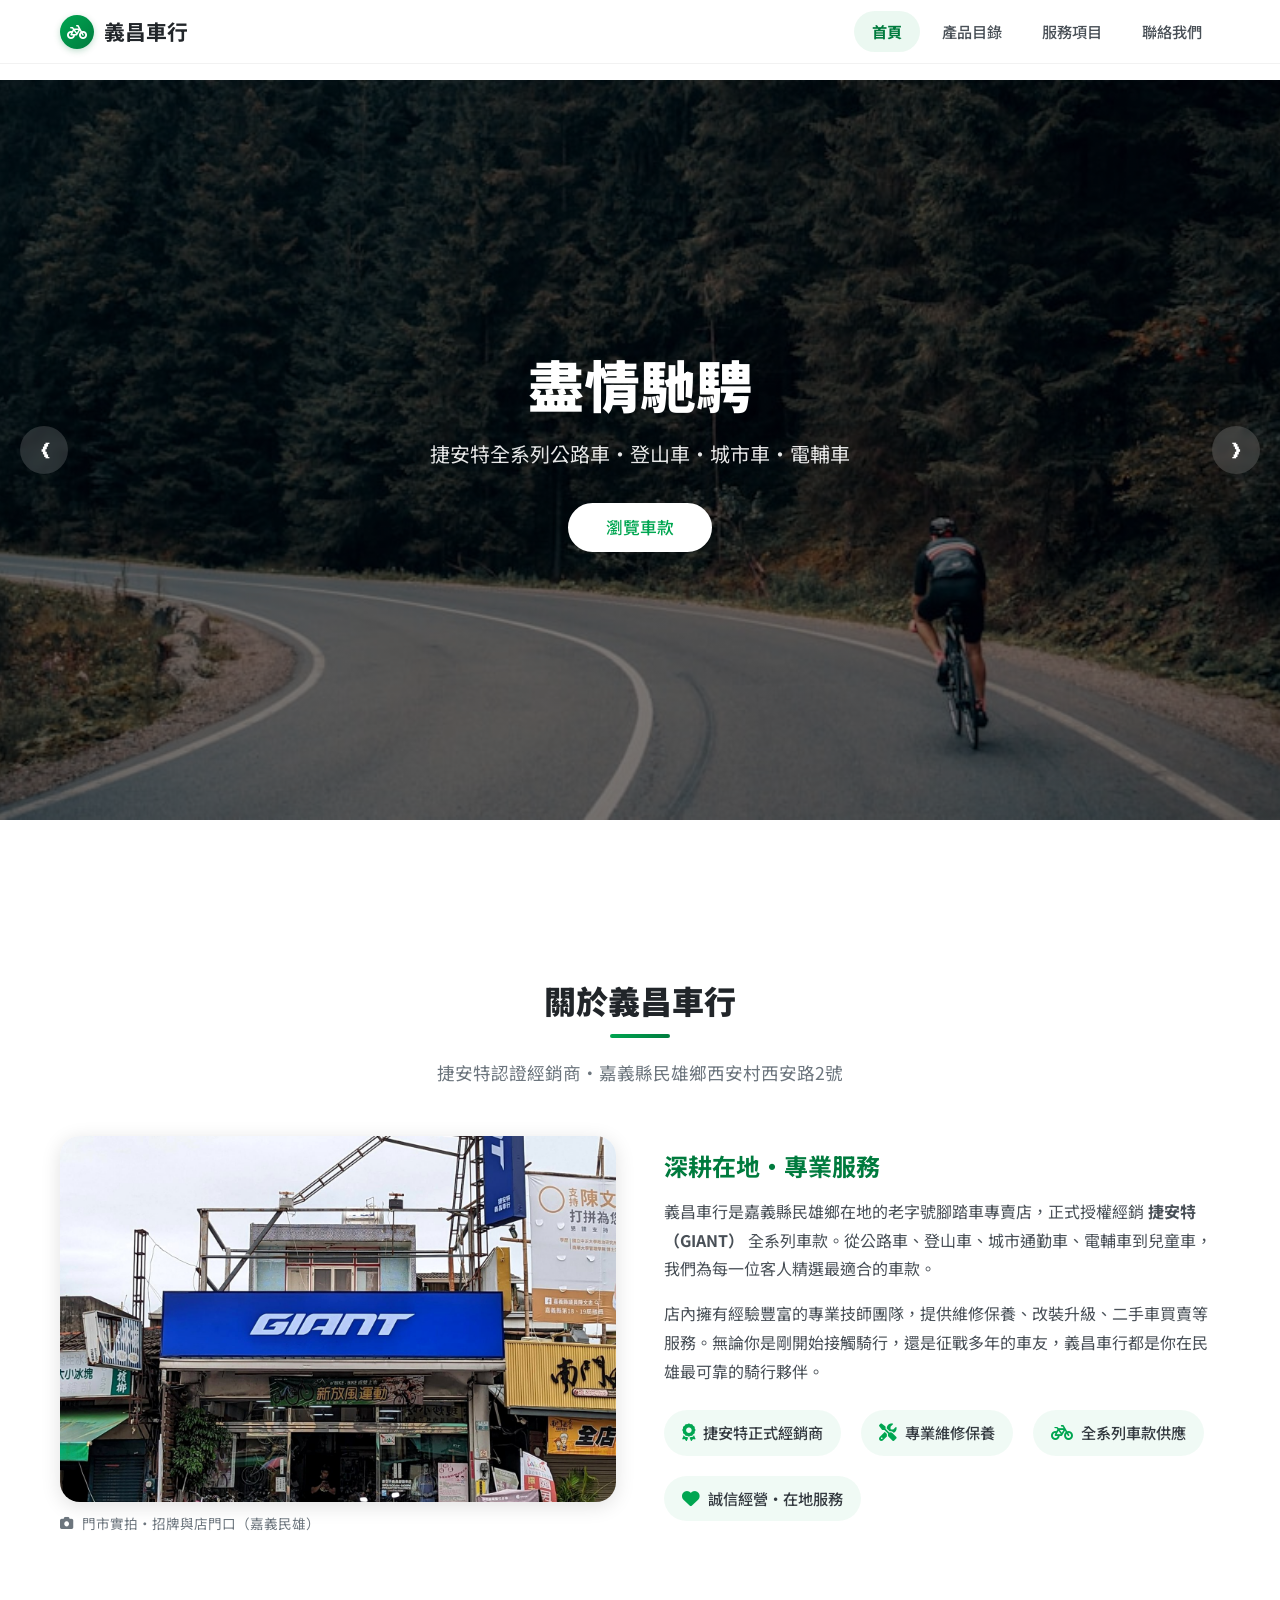
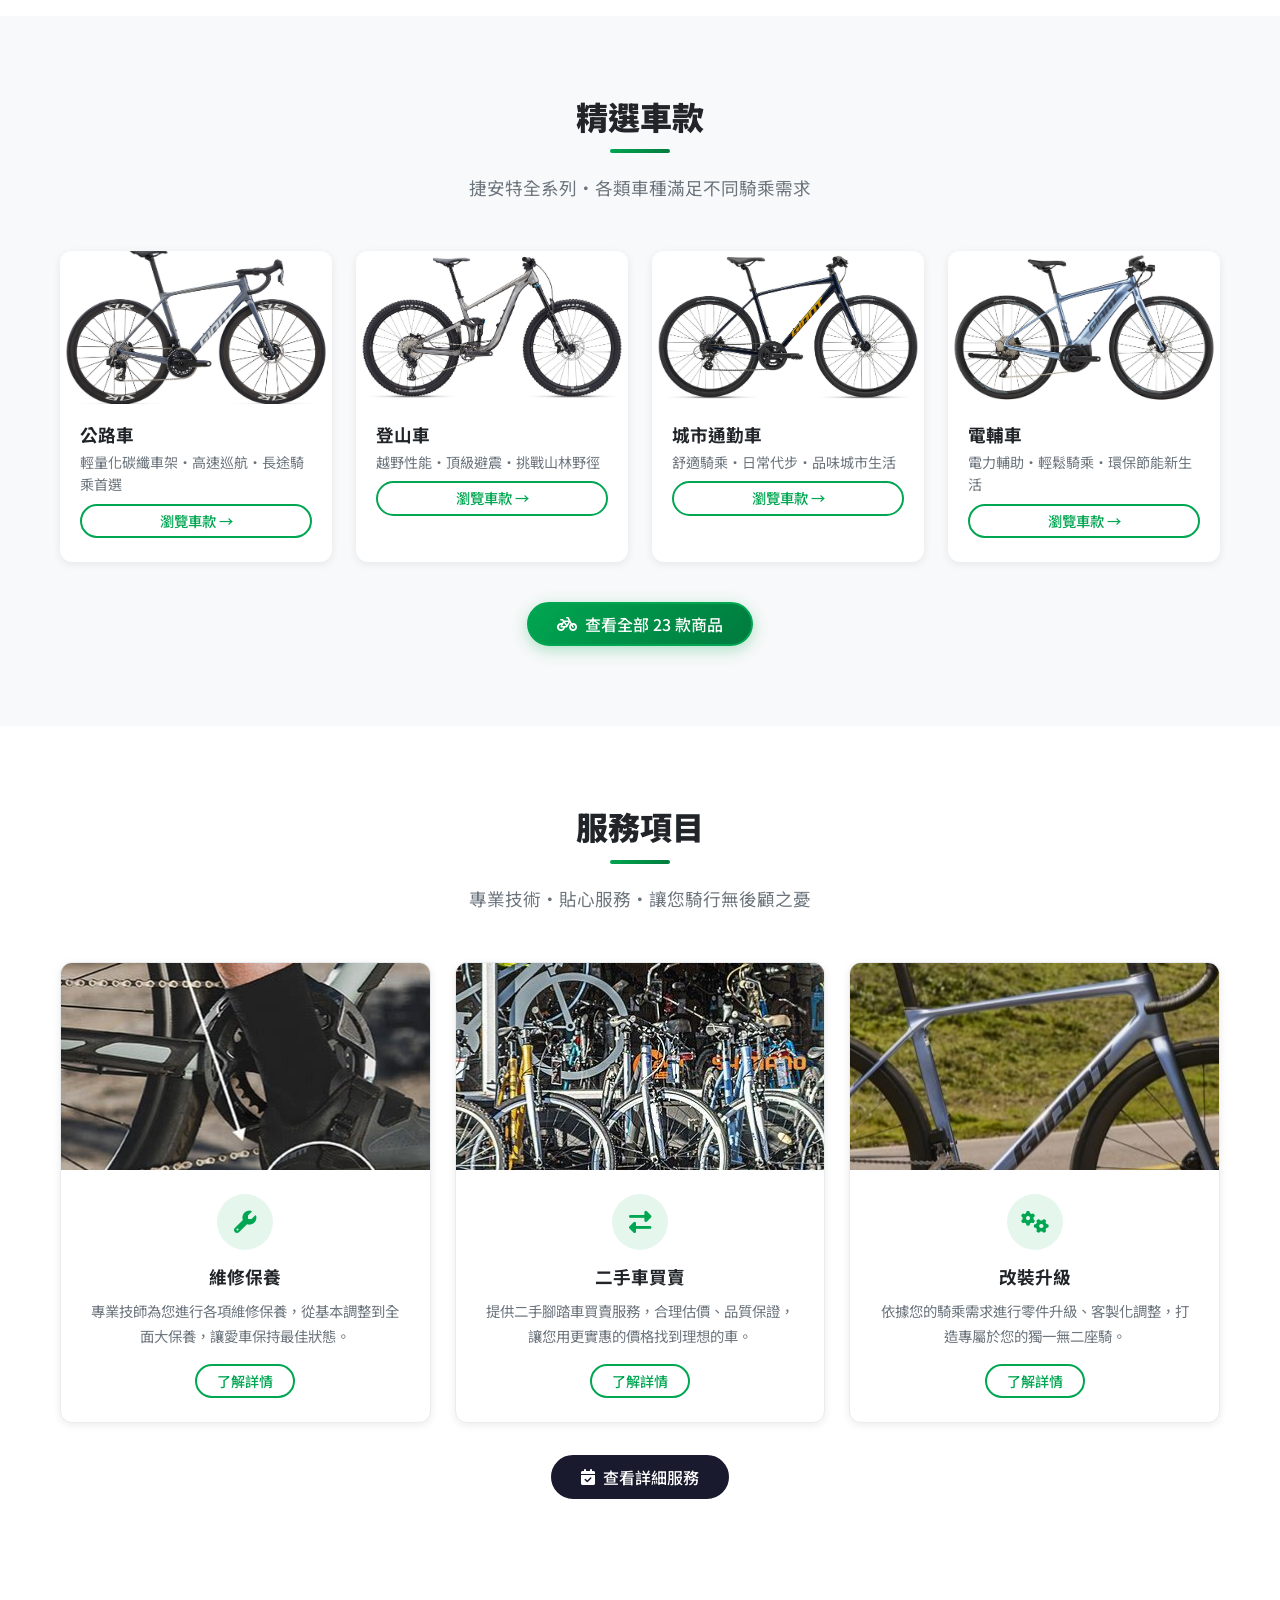
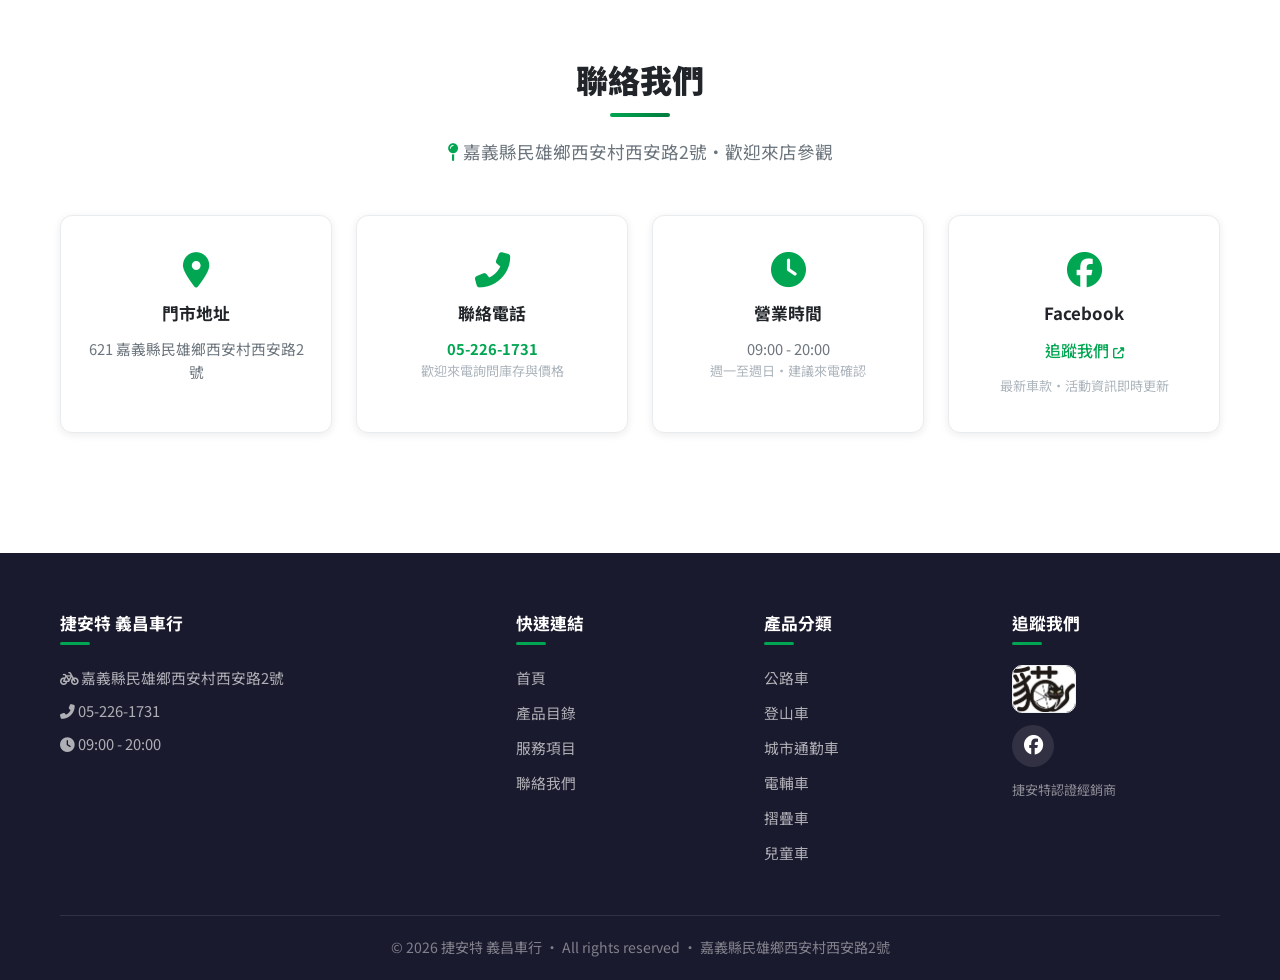
<file: index.html>
<!DOCTYPE html>
<html lang="zh-TW">
<head>
    <meta charset="UTF-8">
    <meta name="viewport" content="width=device-width, initial-scale=1.0">
    <title>捷安特 義昌車行 - 嘉義民雄腳踏車和電動車專賣店</title>
    <link rel="stylesheet" href="styles.css">
    <link rel="stylesheet" href="https://cdnjs.cloudflare.com/ajax/libs/font-awesome/6.4.0/css/all.min.css">
    <link href="https://fonts.googleapis.com/css2?family=Noto+Sans+TC:wght@300;400;500;700;900&display=swap" rel="stylesheet">
    <meta name="description" content="嘉義民雄在地捷安特授權經銷：公路車、登山車、城市車、電輔車與專業維修保養。嘉義縣民雄鄉西安村西安路2號，05-226-1731，09:00-20:00 週一至週日。">
    <meta property="og:type" content="website">
    <meta property="og:site_name" content="捷安特 義昌車行">
    <meta property="og:locale" content="zh_TW">
    <meta property="og:title" content="捷安特 義昌車行 - 嘉義民雄腳踏車和電動車專賣店">
    <meta property="og:description" content="嘉義民雄在地捷安特授權經銷：公路車、登山車、城市車、電輔車與專業維修保養。嘉義縣民雄鄉西安村西安路2號，05-226-1731，09:00-20:00 週一至週日。">
    <meta property="og:image" content="https://yichang-bike-shop.vercel.app/images/shop-detail.jpg">
    <meta name="twitter:card" content="summary_large_image">
    <meta name="twitter:title" content="捷安特 義昌車行 - 嘉義民雄腳踏車和電動車專賣店">
    <meta name="twitter:description" content="嘉義民雄在地捷安特授權經銷：公路車、登山車、城市車、電輔車與專業維修保養。嘉義縣民雄鄉西安村西安路2號，05-226-1731，09:00-20:00 週一至週日。">
    <meta name="twitter:image" content="https://yichang-bike-shop.vercel.app/images/shop-detail.jpg">
    <link rel="canonical" href="https://yichang-bike-shop.vercel.app/">
    <link rel="icon" type="image/png" sizes="32x32" href="favicon-32.png">
    <link rel="icon" type="image/png" sizes="16x16" href="favicon-16.png">
    <link rel="apple-touch-icon" href="apple-touch-icon.png">
    <meta name="theme-color" content="#00a651">
    <link rel="preconnect" href="https://fonts.googleapis.com">
    <link rel="preconnect" href="https://fonts.gstatic.com" crossorigin>
    <link rel="preconnect" href="https://cdnjs.cloudflare.com">
</head>
<body>
    <!-- 導航欄 -->
    <nav class="navbar">
        <div class="container">
            <a href="index.html" class="logo">
                <span class="logo-icon"><i class="fas fa-bicycle"></i></span>
                <span class="logo-text">義昌車行</span>
            </a>
            <button class="mobile-menu-btn" onclick="toggleMenu()">
                <i class="fas fa-bars"></i>
            </button>
            <ul class="nav-links">
                <li><a href="index.html" class="active">首頁</a></li>
                <li><a href="products.html">產品目錄</a></li>
                <li><a href="services.html">服務項目</a></li>
                <li><a href="contact.html">聯絡我們</a></li>
            </ul>
        </div>
    </nav>

    <!-- Hero 輪播（使用車行實景照片） -->
    <section class="hero">
        <div class="hero-slider">
            <div class="hero-slide active" style="background-image: linear-gradient(rgba(0,0,0,0.5), rgba(0,0,0,0.6)), url('images/shop-photo.jpg'); background-size: cover; background-position: center;">
                <div class="hero-content">
                    <h1>捷安特 義昌車行</h1>
                    <p>嘉義民雄在地車行・專業腳踏車與電動車專賣店</p>
                    <a href="products.html" class="btn btn-primary">查看產品</a>
                    <a href="contact.html" class="btn btn-outline-light">門市位置</a>
                </div>
            </div>
            <div class="hero-slide" style="background-image: linear-gradient(rgba(0,0,0,0.4), rgba(0,0,0,0.5)), url('images/riding-forest.jpg'); background-size: cover; background-position: center;">
                <div class="hero-content">
                    <h1>盡情馳騁</h1>
                    <p>捷安特全系列公路車・登山車・城市車・電輔車</p>
                    <a href="products.html" class="btn btn-primary">瀏覽車款</a>
                </div>
            </div>
            <div class="hero-slide" style="background-image: linear-gradient(rgba(0,0,0,0.52), rgba(0,0,0,0.62)), url('images/hero-repair-scene.jpg'); background-size: cover; background-position: center center;">
                <div class="hero-content">
                    <h1>專業維修保養</h1>
                    <p>經驗豐富技師・原廠設備・讓您的愛車常保最佳狀態</p>
                    <a href="services.html" class="btn btn-primary">預約維修</a>
                </div>
            </div>
        </div>
        <button class="hero-prev" onclick="changeSlide(-1)">&#10094;</button>
        <button class="hero-next" onclick="changeSlide(1)">&#10095;</button>
        <div class="hero-dots">
            <span class="dot active" onclick="currentSlide(0)"></span>
            <span class="dot" onclick="currentSlide(1)"></span>
            <span class="dot" onclick="currentSlide(2)"></span>
        </div>
    </section>

    <!-- 店鋪簡介（附店內實景） -->
    <section class="about">
        <div class="container">
            <div class="section-header">
                <h2>關於義昌車行</h2>
                <p>捷安特認證經銷商・嘉義縣民雄鄉西安村西安路2號</p>
            </div>
            <div class="about-content">
                <div class="about-image">
                    <img src="images/shop-detail.jpg" alt="義昌車行門市－招牌與店門口" class="about-photo">
                    <div class="photo-caption"><i class="fas fa-camera"></i> 門市實拍・招牌與店門口（嘉義民雄）</div>
                </div>
                <div class="about-text">
                    <h3>深耕在地・專業服務</h3>
                    <p>義昌車行是嘉義縣民雄鄉在地的老字號腳踏車專賣店，正式授權經銷 <strong>捷安特（GIANT）</strong> 全系列車款。從公路車、登山車、城市通勤車、電輔車到兒童車，我們為每一位客人精選最適合的車款。</p>
                    <p>店內擁有經驗豐富的專業技師團隊，提供維修保養、改裝升級、二手車買賣等服務。無論你是剛開始接觸騎行，還是征戰多年的車友，義昌車行都是你在民雄最可靠的騎行夥伴。</p>
                    <div class="about-features">
                        <div class="feature">
                            <i class="fas fa-award"></i>
                            <span>捷安特正式經銷商</span>
                        </div>
                        <div class="feature">
                            <i class="fas fa-tools"></i>
                            <span>專業維修保養</span>
                        </div>
                        <div class="feature">
                            <i class="fas fa-bicycle"></i>
                            <span>全系列車款供應</span>
                        </div>
                        <div class="feature">
                            <i class="fas fa-heart"></i>
                            <span>誠信經營・在地服務</span>
                        </div>
                    </div>
                </div>
            </div>
        </div>
    </section>

    <!-- 熱門商品（使用真實產品圖片） -->
    <section class="products-preview">
        <div class="container">
            <div class="section-header">
                <h2>精選車款</h2>
                <p>捷安特全系列・各類車種滿足不同騎乘需求</p>
            </div>
            <div class="product-grid">
                <div class="product-card">
                    <div class="product-image" style="background-image: url('images/road-1.jpg');">
                    </div>
                    <div class="product-info">
                        <h3>公路車</h3>
                        <p>輕量化碳纖車架・高速巡航・長途騎乘首選</p>
                        <a href="products.html#road" class="btn btn-outline">瀏覽車款 →</a>
                    </div>
                </div>
                <div class="product-card">
                    <div class="product-image" style="background-image: url('images/nx-trance-x1.jpg');">
                    </div>
                    <div class="product-info">
                        <h3>登山車</h3>
                        <p>越野性能・頂級避震・挑戰山林野徑</p>
                        <a href="products.html#mtb" class="btn btn-outline">瀏覽車款 →</a>
                    </div>
                </div>
                <div class="product-card">
                    <div class="product-image" style="background-image: url('images/nx-escape3.jpg');">
                    </div>
                    <div class="product-info">
                        <h3>城市通勤車</h3>
                        <p>舒適騎乘・日常代步・品味城市生活</p>
                        <a href="products.html#city" class="btn btn-outline">瀏覽車款 →</a>
                    </div>
                </div>
                <div class="product-card">
                    <div class="product-image" style="background-image: url('images/ebike-4.jpg');">
                    </div>
                    <div class="product-info">
                        <h3>電輔車</h3>
                        <p>電力輔助・輕鬆騎乘・環保節能新生活</p>
                        <a href="products.html#ebike" class="btn btn-outline">瀏覽車款 →</a>
                    </div>
                </div>
            </div>
            <div class="text-center">
                <a href="products.html" class="btn btn-primary"><i class="fas fa-bicycle"></i> 查看全部 23 款商品</a>
            </div>
        </div>
    </section>

    <!-- 服務項目（附真實圖片） -->
    <section class="services-preview">
        <div class="container">
            <div class="section-header">
                <h2>服務項目</h2>
                <p>專業技術・貼心服務・讓您騎行無後顧之憂</p>
            </div>
            <div class="services-grid-alt">
                <div class="service-card-wide">
                    <div class="service-card-image" style="background-image: url('images/svc-repair.jpg'); background-position: center 75%;">
                    </div>
                    <div class="service-card-body">
                        <div class="service-icon-sm">
                            <i class="fas fa-wrench"></i>
                        </div>
                        <h3>維修保養</h3>
                        <p>專業技師為您進行各項維修保養，從基本調整到全面大保養，讓愛車保持最佳狀態。</p>
                        <a href="services.html#repair" class="btn btn-outline">了解詳情</a>
                    </div>
                </div>
                <div class="service-card-wide">
                    <div class="service-card-image" style="background-image: url('images/svc-trade.jpg'); background-position: center 72%;">
                    </div>
                    <div class="service-card-body">
                        <div class="service-icon-sm">
                            <i class="fas fa-exchange-alt"></i>
                        </div>
                        <h3>二手車買賣</h3>
                        <p>提供二手腳踏車買賣服務，合理估價、品質保證，讓您用更實惠的價格找到理想的車。</p>
                        <a href="services.html#trade" class="btn btn-outline">了解詳情</a>
                    </div>
                </div>
                <div class="service-card-wide">
                    <div class="service-card-image" style="background-image: url('images/svc-upgrade.jpg'); background-position: center center;">
                    </div>
                    <div class="service-card-body">
                        <div class="service-icon-sm">
                            <i class="fas fa-cogs"></i>
                        </div>
                        <h3>改裝升級</h3>
                        <p>依據您的騎乘需求進行零件升級、客製化調整，打造專屬於您的獨一無二座騎。</p>
                        <a href="services.html#upgrade" class="btn btn-outline">了解詳情</a>
                    </div>
                </div>
            </div>
            <div class="text-center" style="margin-top: 32px;">
                <a href="services.html" class="btn btn-secondary"><i class="fas fa-calendar-check"></i> 查看詳細服務</a>
            </div>
        </div>
    </section>

    <!-- 營業資訊 -->
    <section class="contact-preview">
        <div class="container">
            <div class="section-header">
                <h2>聯絡我們</h2>
                <p><i class="fas fa-map-pin" style="color: var(--primary);"></i> 嘉義縣民雄鄉西安村西安路2號・歡迎來店參觀</p>
            </div>
            <div class="contact-grid">
                <div class="contact-card">
                    <i class="fas fa-map-marker-alt"></i>
                    <h3>門市地址</h3>
                    <p>621 嘉義縣民雄鄉西安村西安路2號</p>
                </div>
                <div class="contact-card">
                    <i class="fas fa-phone-alt"></i>
                    <h3>聯絡電話</h3>
                    <p><a href="tel:052261731"><strong>05-226-1731</strong></a></p>
                    <p style="font-size:0.82rem; color:var(--gray-400);">歡迎來電詢問庫存與價格</p>
                </div>
                <div class="contact-card">
                    <i class="fas fa-clock"></i>
                    <h3>營業時間</h3>
                    <p>09:00 - 20:00</p>
                    <p style="font-size:0.82rem; color:var(--gray-400);">週一至週日・建議來電確認</p>
                </div>
                <div class="contact-card">
                    <i class="fab fa-facebook"></i>
                    <h3>Facebook</h3>
                    <a href="https://www.facebook.com/MinXiongJiaoTaCheDian/" target="_blank">追蹤我們 <i class="fas fa-external-link-alt" style="font-size:0.7rem;"></i></a>
                    <p style="font-size:0.82rem; color:var(--gray-400);">最新車款・活動資訊即時更新</p>
                </div>
            </div>
        </div>
    </section>

    <!-- 頁尾 -->
    <footer>
        <div class="container">
            <div class="footer-content">
                <div class="footer-section">
                    <h4>捷安特 義昌車行</h4>
                    <p><i class="fas fa-bicycle"></i> 嘉義縣民雄鄉西安村西安路2號</p>
                    <p><i class="fas fa-phone-alt"></i> 05-226-1731</p>
                    <p><i class="fas fa-clock"></i> 09:00 - 20:00</p>
                </div>
                <div class="footer-section">
                    <h4>快速連結</h4>
                    <ul>
                        <li><a href="index.html">首頁</a></li>
                        <li><a href="products.html">產品目錄</a></li>
                        <li><a href="services.html">服務項目</a></li>
                        <li><a href="contact.html">聯絡我們</a></li>
                    </ul>
                </div>
                <div class="footer-section">
                    <h4>產品分類</h4>
                    <ul>
                        <li><a href="products.html#road">公路車</a></li>
                        <li><a href="products.html#mtb">登山車</a></li>
                        <li><a href="products.html#city">城市通勤車</a></li>
                        <li><a href="products.html#ebike">電輔車</a></li>
                        <li><a href="products.html#folding">摺疊車</a></li>
                        <li><a href="products.html#kids">兒童車</a></li>
                    </ul>
                </div>
                <div class="footer-section">
                    <h4>追蹤我們</h4>
                    <img src="images/damao-logo.jpg" alt="民雄打貓車隊 logo" class="footer-logo">
                    <div class="social-links">
                        <a href="https://www.facebook.com/MinXiongJiaoTaCheDian/" target="_blank"><i class="fab fa-facebook"></i></a>
                    </div>
                    <p style="margin-top:12px; font-size:0.82rem; color:rgba(255,255,255,0.5);">捷安特認證經銷商</p>
                </div>
            </div>
            <div class="footer-bottom">
                <p>&copy; 2026 捷安特 義昌車行 · All rights reserved · 嘉義縣民雄鄉西安村西安路2號</p>
            </div>
        </div>
    </footer>

    <script src="script.js"></script>
</body>
</html>
</file>
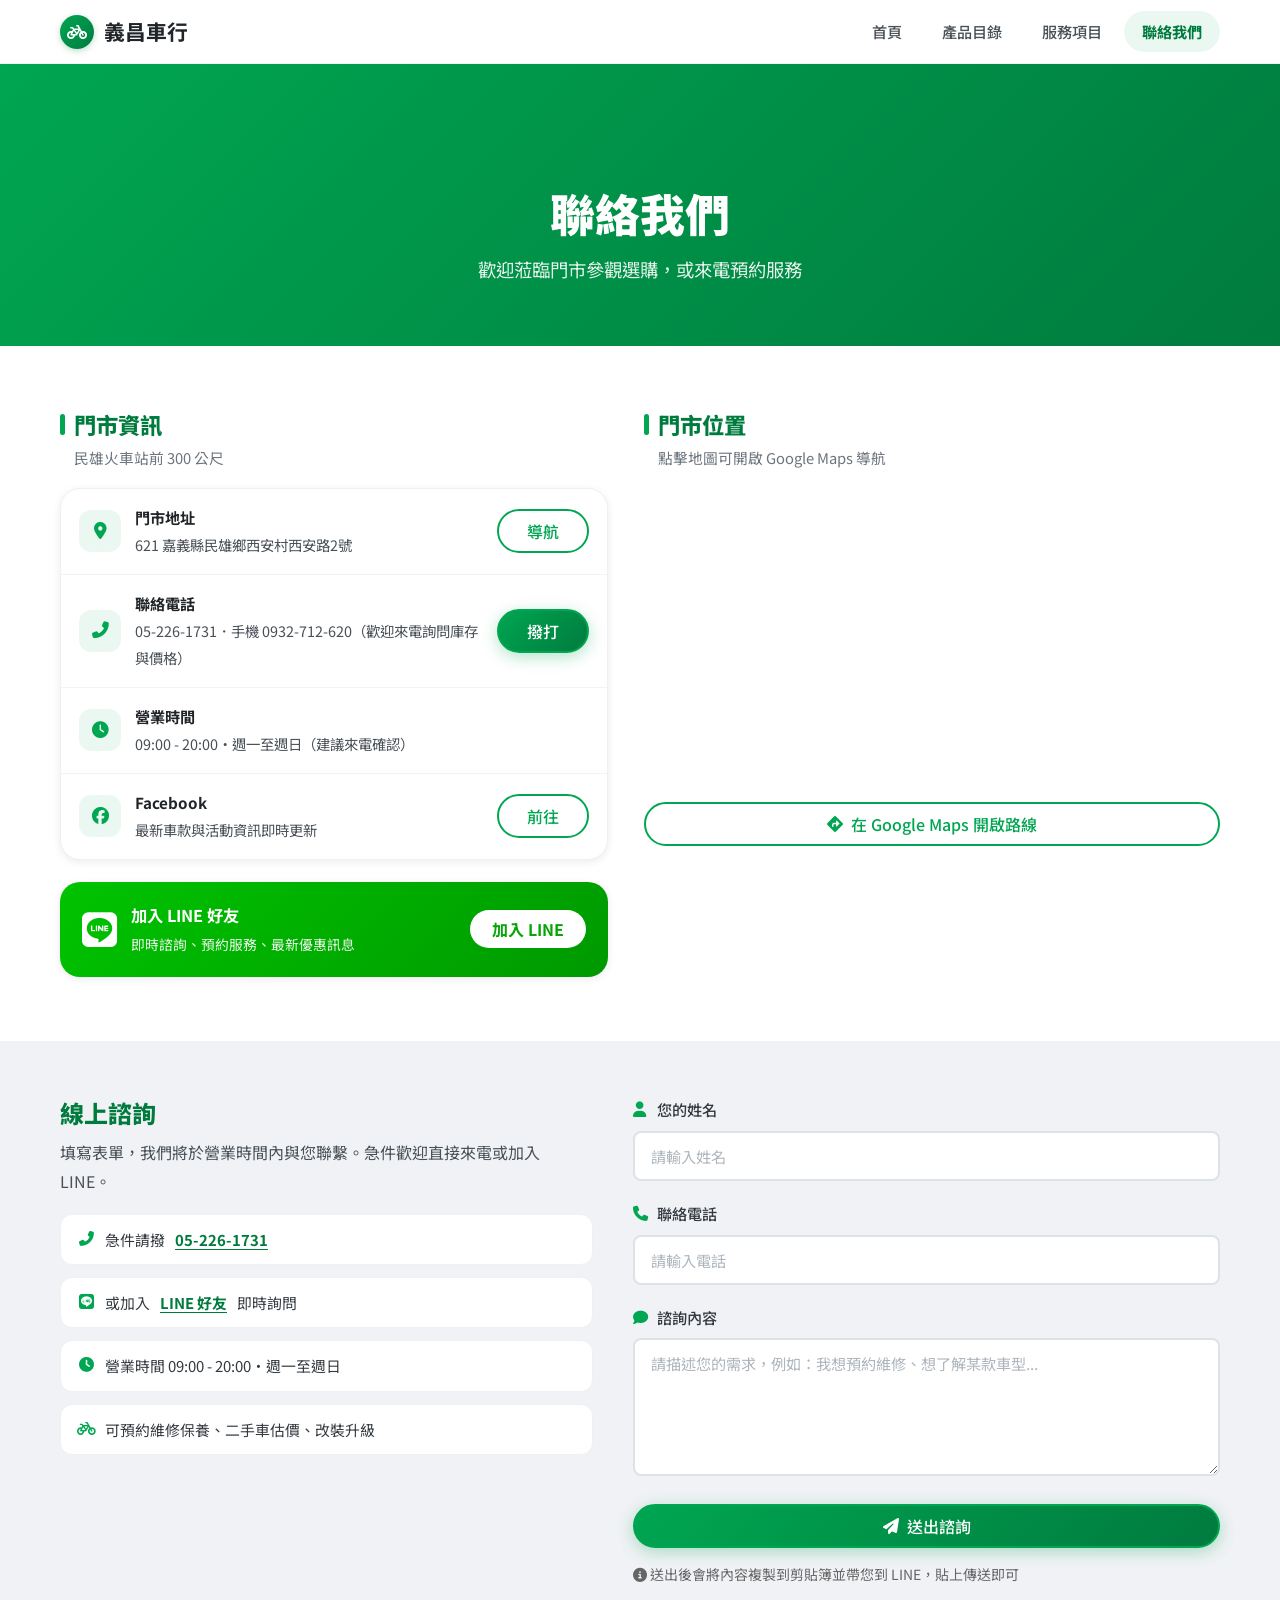
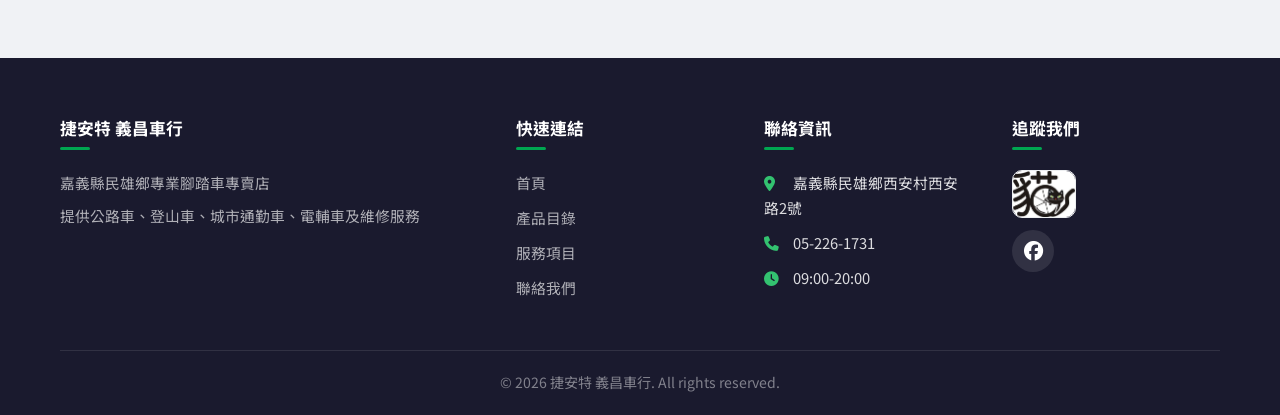
<file: contact.html>
<!DOCTYPE html>
<html lang="zh-TW">
<head>
    <meta charset="UTF-8">
    <meta name="viewport" content="width=device-width, initial-scale=1.0">
    <title>聯絡我們 - 捷安特 義昌車行</title>
    <meta name="description" content="621 嘉義縣民雄鄉西安村西安路2號（民雄火車站前300公尺），05-226-1731、手機 0932-712-620，09:00-20:00 週一至週日。提供 Google 地圖導航、LINE 諮詢與線上表單。">
    <link rel="stylesheet" href="styles.css">
    <link rel="stylesheet" href="https://cdnjs.cloudflare.com/ajax/libs/font-awesome/6.4.0/css/all.min.css">
    <link href="https://fonts.googleapis.com/css2?family=Noto+Sans+TC:wght@300;400;500;700;900&display=swap" rel="stylesheet">
    <meta property="og:type" content="website">
    <meta property="og:site_name" content="捷安特 義昌車行">
    <meta property="og:locale" content="zh_TW">
    <meta property="og:title" content="聯絡我們 - 捷安特 義昌車行">
    <meta property="og:description" content="621 嘉義縣民雄鄉西安村西安路2號（民雄火車站前300公尺），05-226-1731、手機 0932-712-620，09:00-20:00 週一至週日。提供 Google 地圖導航、LINE 諮詢與線上表單。">
    <meta property="og:image" content="https://yichang-bike-shop.vercel.app/images/shop-detail.jpg">
    <meta name="twitter:card" content="summary_large_image">
    <meta name="twitter:title" content="聯絡我們 - 捷安特 義昌車行">
    <meta name="twitter:description" content="621 嘉義縣民雄鄉西安村西安路2號（民雄火車站前300公尺），05-226-1731、手機 0932-712-620，09:00-20:00 週一至週日。提供 Google 地圖導航、LINE 諮詢與線上表單。">
    <meta name="twitter:image" content="https://yichang-bike-shop.vercel.app/images/shop-detail.jpg">
    <link rel="canonical" href="https://yichang-bike-shop.vercel.app/contact">
    <link rel="icon" type="image/png" sizes="32x32" href="favicon-32.png">
    <link rel="icon" type="image/png" sizes="16x16" href="favicon-16.png">
    <link rel="apple-touch-icon" href="apple-touch-icon.png">
    <meta name="theme-color" content="#00a651">
    <link rel="preconnect" href="https://fonts.googleapis.com">
    <link rel="preconnect" href="https://fonts.gstatic.com" crossorigin>
    <link rel="preconnect" href="https://cdnjs.cloudflare.com">
</head>
<body>
    <!-- 導航欄 -->
    <nav class="navbar">
        <div class="container">
            <a href="index.html" class="logo">
                <span class="logo-icon"><i class="fas fa-bicycle"></i></span>
                <span class="logo-text">義昌車行</span>
            </a>
            <button class="mobile-menu-btn" onclick="toggleMenu()">
                <i class="fas fa-bars"></i>
            </button>
            <ul class="nav-links">
                <li><a href="index.html">首頁</a></li>
                <li><a href="products.html">產品目錄</a></li>
                <li><a href="services.html">服務項目</a></li>
                <li><a href="contact.html" class="active">聯絡我們</a></li>
            </ul>
        </div>
    </nav>

    <!-- 頁面橫幅 -->
    <section class="page-banner" style="background: linear-gradient(135deg, #00a651 0%, #007b3e 100%);">
        <div class="container">
            <h1>聯絡我們</h1>
            <p>歡迎蒞臨門市參觀選購，或來電預約服務</p>
        </div>
    </section>

    <!-- 聯絡資訊 + 地圖 -->
    <section class="contact-main">
        <div class="container contact-layout">

            <div class="contact-pane">
                <div class="pane-head">
                    <h2>門市資訊</h2>
                    <p>民雄火車站前 300 公尺</p>
                </div>
                <ul class="contact-list">
                    <li>
                        <span class="cl-icon"><i class="fas fa-map-marker-alt"></i></span>
                        <div class="cl-body">
                            <strong>門市地址</strong>
                            <span>621 嘉義縣民雄鄉西安村西安路2號</span>
                        </div>
                        <a href="https://maps.google.com/?q=%E5%98%89%E7%BE%A9%E7%B8%A3%E6%B0%91%E9%9B%84%E9%84%89%E8%A5%BF%E5%AE%89%E6%9D%91%E8%A5%BF%E5%AE%89%E8%B7%AF2%E8%99%9F" target="_blank" class="btn btn-outline btn-sm">導航</a>
                    </li>
                    <li>
                        <span class="cl-icon"><i class="fas fa-phone-alt"></i></span>
                        <div class="cl-body">
                            <strong>聯絡電話</strong>
                            <span>05-226-1731．手機 0932-712-620（歡迎來電詢問庫存與價格）</span>
                        </div>
                        <a href="tel:052261731" class="btn btn-primary btn-sm">撥打</a>
                    </li>
                    <li>
                        <span class="cl-icon"><i class="fas fa-clock"></i></span>
                        <div class="cl-body">
                            <strong>營業時間</strong>
                            <span>09:00 - 20:00・週一至週日（建議來電確認）</span>
                        </div>
                    </li>
                    <li>
                        <span class="cl-icon"><i class="fab fa-facebook"></i></span>
                        <div class="cl-body">
                            <strong>Facebook</strong>
                            <span>最新車款與活動資訊即時更新</span>
                        </div>
                        <a href="https://www.facebook.com/MinXiongJiaoTaCheDian/" target="_blank" class="btn btn-outline btn-sm">前往</a>
                    </li>
                </ul>

                <div class="line-card">
                    <div class="line-copy">
                        <i class="fab fa-line"></i>
                        <div>
                            <strong>加入 LINE 好友</strong>
                            <span>即時諮詢、預約服務、最新優惠訊息</span>
                        </div>
                    </div>
                    <a href="https://line.me/ti/p/~052261731" target="_blank" class="btn btn-line">加入 LINE</a>
                </div>
            </div>

            <div class="contact-pane">
                <div class="pane-head">
                    <h2>門市位置</h2>
                    <p>點擊地圖可開啟 Google Maps 導航</p>
                </div>
                <div class="map-container">
                    <iframe
                        src="https://www.google.com/maps?q=%E5%98%89%E7%BE%A9%E7%B8%A3%E6%B0%91%E9%9B%84%E9%84%89%E8%A5%BF%E5%AE%89%E6%9D%91%E8%A5%BF%E5%AE%89%E8%B7%AF2%E8%99%9F&output=embed"
                        width="100%"
                        height="480"
                        style="border:0; border-radius: 16px;"
                        allowfullscreen=""
                        loading="lazy"
                        referrerpolicy="no-referrer-when-downgrade">
                    </iframe>
                </div>
                <a href="https://maps.google.com/?q=%E5%98%89%E7%BE%A9%E7%B8%A3%E6%B0%91%E9%9B%84%E9%84%89%E8%A5%BF%E5%AE%89%E6%9D%91%E8%A5%BF%E5%AE%89%E8%B7%AF2%E8%99%9F" target="_blank" class="btn btn-outline map-btn">
                    <i class="fas fa-diamond-turn-right"></i> 在 Google Maps 開啟路線
                </a>
            </div>

        </div>
    </section>

    <!-- 線上諮詢表單 -->
    <section class="contact-form-section">
        <div class="container form-layout">
            <div class="form-intro">
                <h2>線上諮詢</h2>
                <p>填寫表單，我們將於營業時間內與您聯繫。急件歡迎直接來電或加入 LINE。</p>
                <ul class="form-notes">
                    <li><i class="fas fa-phone-alt"></i> 急件請撥 <a href="tel:052261731">05-226-1731</a></li>
                    <li><i class="fab fa-line"></i> 或加入 <a href="https://line.me/ti/p/~052261731" target="_blank">LINE 好友</a> 即時詢問</li>
                    <li><i class="fas fa-clock"></i> 營業時間 09:00 - 20:00・週一至週日</li>
                    <li><i class="fas fa-bicycle"></i> 可預約維修保養、二手車估價、改裝升級</li>
                </ul>
            </div>
            <div class="form-container">
                <form onsubmit="return submitInquiry(event)">
                    <div class="form-group">
                        <label for="name"><i class="fas fa-user"></i> 您的姓名</label>
                        <input type="text" id="name" name="name" placeholder="請輸入姓名" required>
                    </div>
                    <div class="form-group">
                        <label for="phone"><i class="fas fa-phone"></i> 聯絡電話</label>
                        <input type="tel" id="phone" name="phone" placeholder="請輸入電話" required>
                    </div>
                    <div class="form-group">
                        <label for="message"><i class="fas fa-comment"></i> 諮詢內容</label>
                        <textarea id="message" name="message" rows="5" placeholder="請描述您的需求，例如：我想預約維修、想了解某款車型..." required></textarea>
                    </div>
                    <button type="submit" class="btn btn-primary btn-lg" style="width: 100%;">
                        <i class="fas fa-paper-plane"></i> 送出諮詢
                    </button>
                    <p class="form-note" style="margin-top: 15px; color: #666; font-size: 14px;">
                        <i class="fas fa-info-circle"></i> 送出後會將內容複製到剪貼簿並帶您到 LINE，貼上傳送即可
                    </p>
                </form>
            </div>
        </div>
    </section>

    <!-- 頁尾 -->
    <footer>
        <div class="container">
            <div class="footer-content">
                <div class="footer-section">
                    <h4>捷安特 義昌車行</h4>
                    <p>嘉義縣民雄鄉專業腳踏車專賣店</p>
                    <p>提供公路車、登山車、城市通勤車、電輔車及維修服務</p>
                </div>
                <div class="footer-section">
                    <h4>快速連結</h4>
                    <ul>
                        <li><a href="index.html">首頁</a></li>
                        <li><a href="products.html">產品目錄</a></li>
                        <li><a href="services.html">服務項目</a></li>
                        <li><a href="contact.html">聯絡我們</a></li>
                    </ul>
                </div>
                <div class="footer-section">
                    <h4>聯絡資訊</h4>
                    <ul>
                        <li><i class="fas fa-map-marker-alt"></i> 嘉義縣民雄鄉西安村西安路2號</li>
                        <li><i class="fas fa-phone"></i> 05-226-1731</li>
                        <li><i class="fas fa-clock"></i> 09:00-20:00</li>
                    </ul>
                </div>
                <div class="footer-section">
                    <h4>追蹤我們</h4>
                    <img src="images/damao-logo.jpg" alt="民雄打貓車隊 logo" class="footer-logo">
                    <div class="social-links">
                        <a href="https://www.facebook.com/MinXiongJiaoTaCheDian/" target="_blank"><i class="fab fa-facebook"></i></a>
                    </div>
                </div>
            </div>
            <div class="footer-bottom">
                <p>&copy; 2026 捷安特 義昌車行. All rights reserved.</p>
            </div>
        </div>
    </footer>

    <script src="script.js"></script>
</body>
</html>
</file>
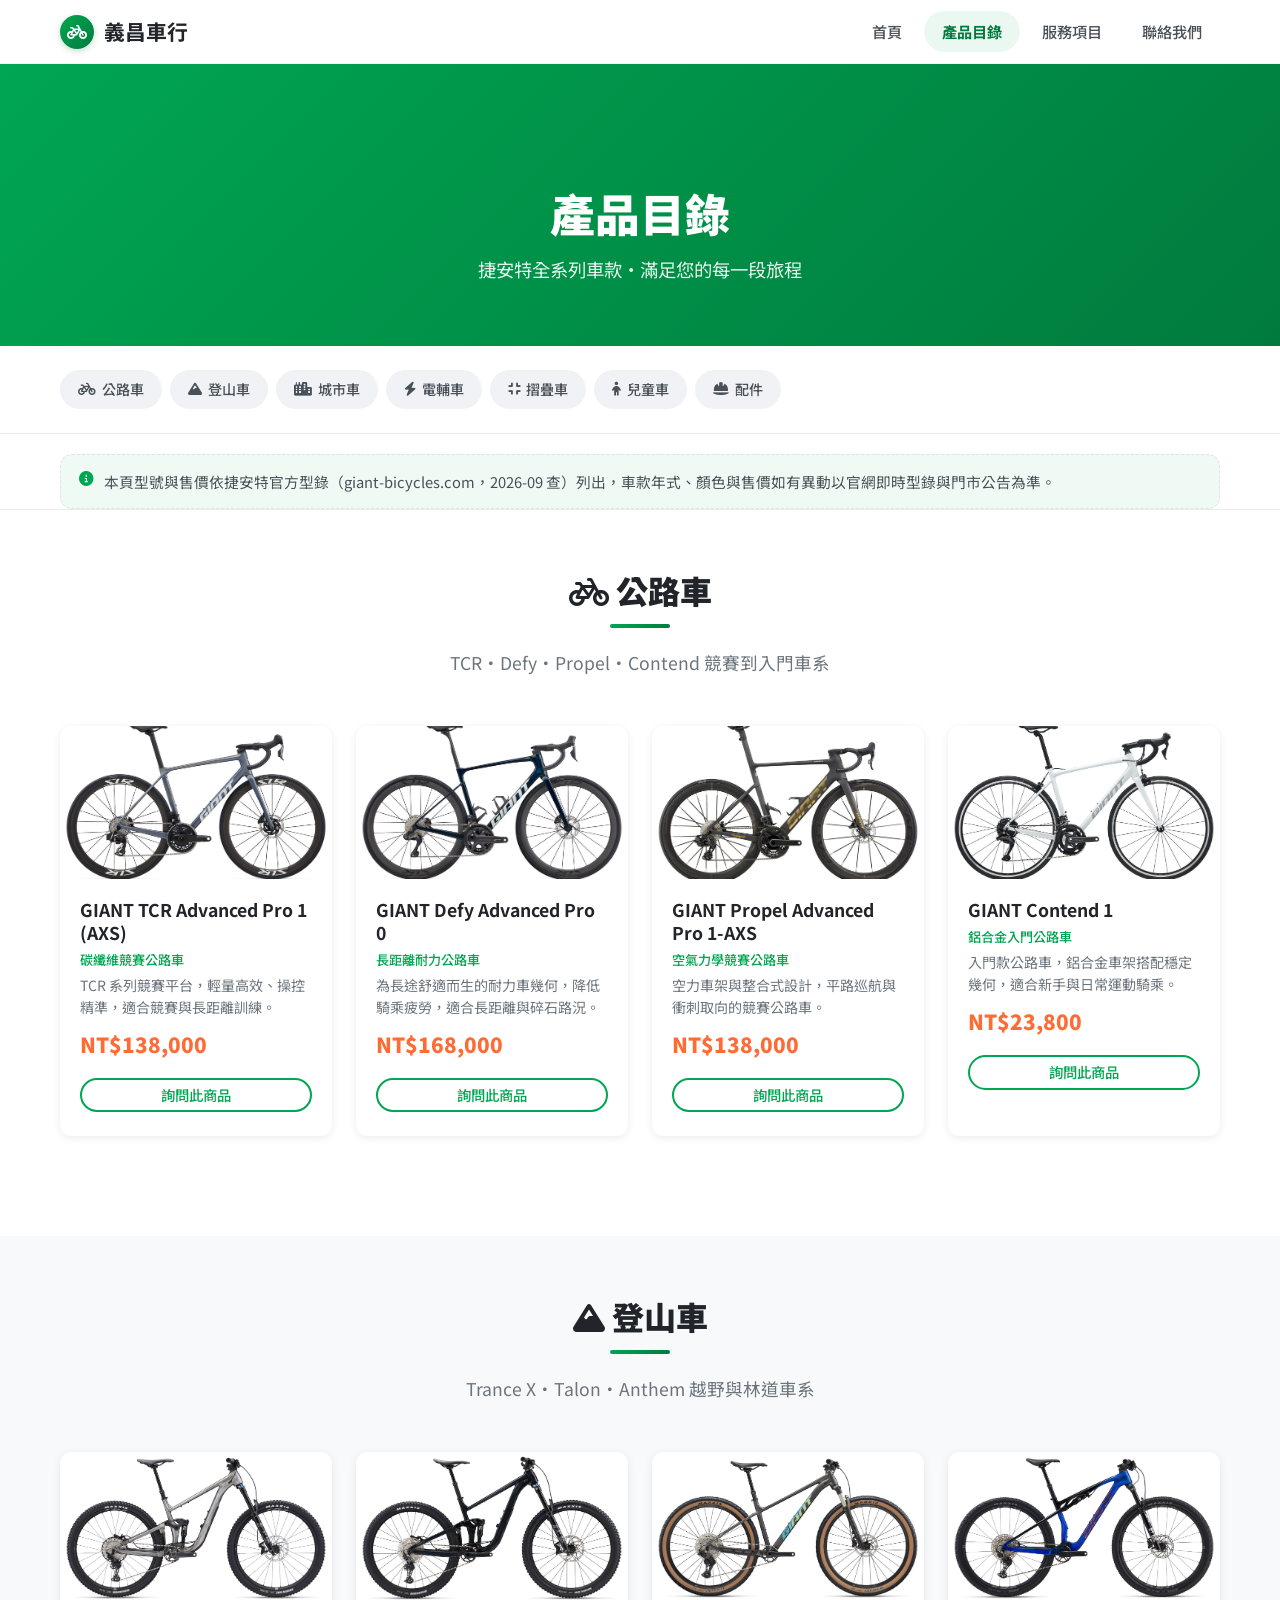
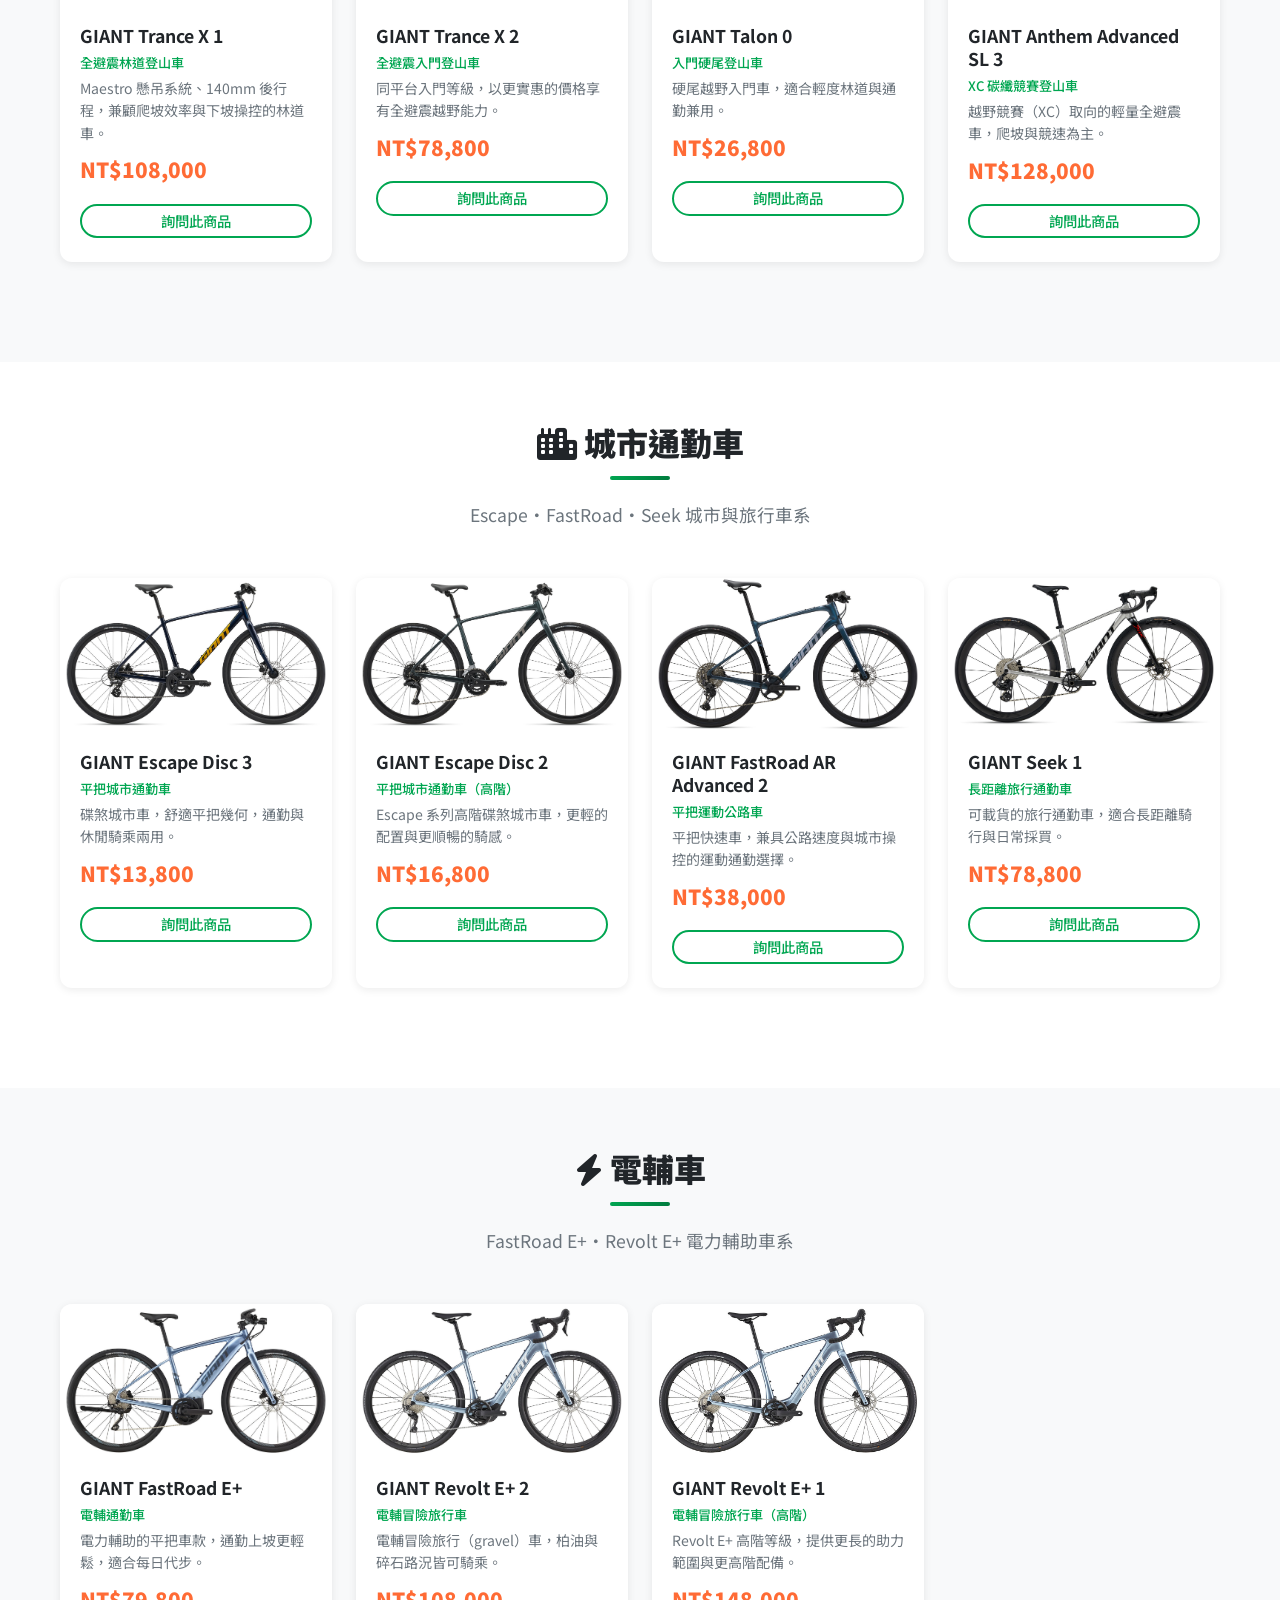
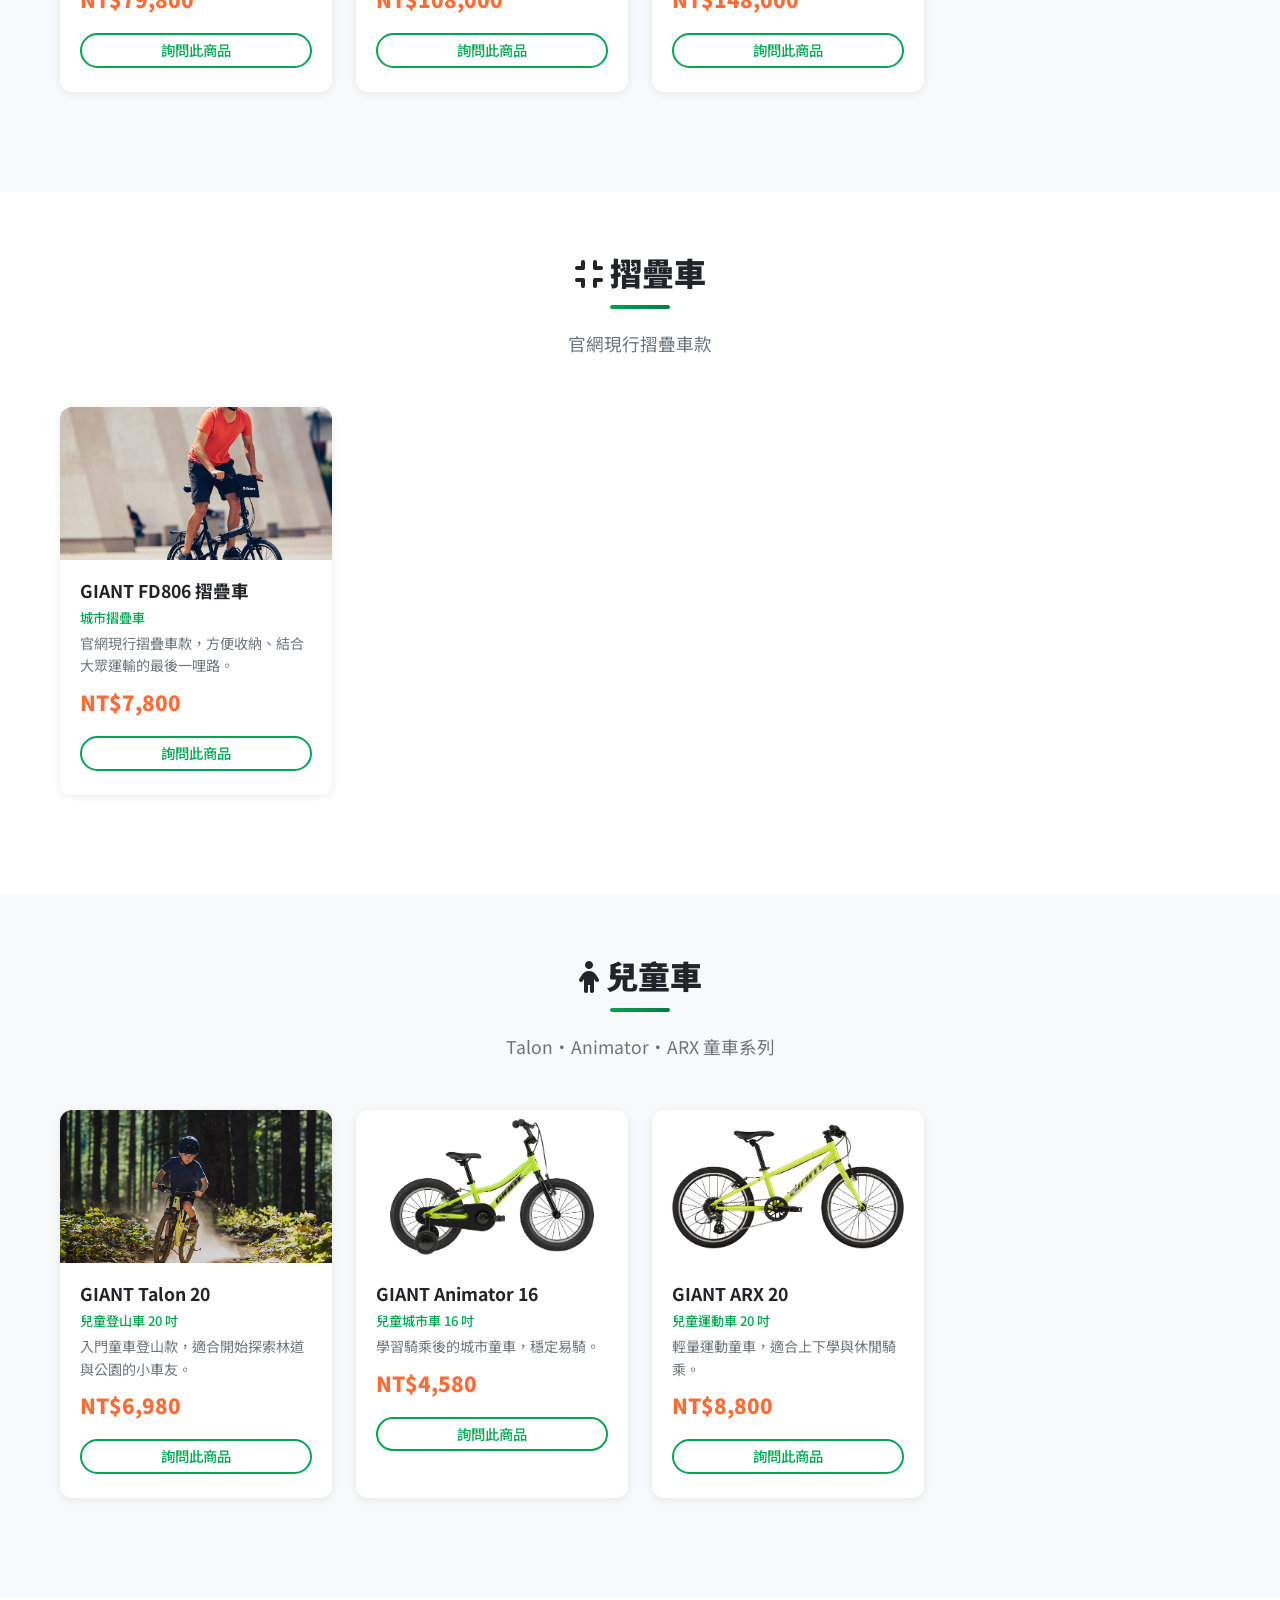
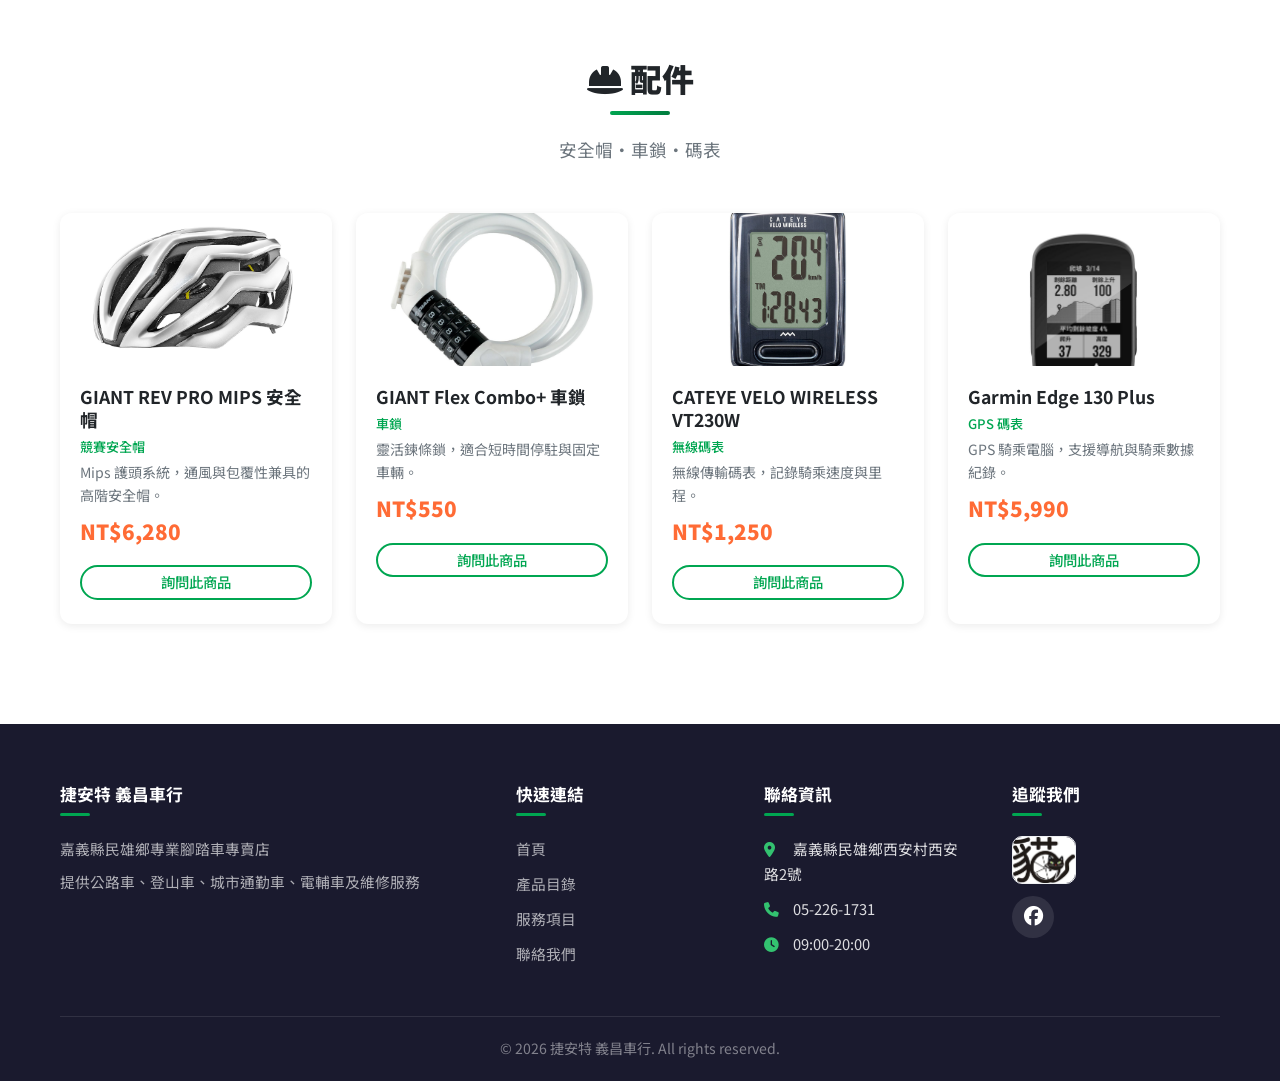
<file: products.html>
<!DOCTYPE html>
<html lang="zh-TW">
<head>
    <meta charset="UTF-8">
    <meta name="viewport" content="width=device-width, initial-scale=1.0">
    <title>產品目錄 - 捷安特 義昌車行 腳踏車和電動車專賣店</title>
    <link rel="stylesheet" href="styles.css">
    <link rel="stylesheet" href="https://cdnjs.cloudflare.com/ajax/libs/font-awesome/6.4.0/css/all.min.css">
    <link href="https://fonts.googleapis.com/css2?family=Noto+Sans+TC:wght@300;400;500;700;900&display=swap" rel="stylesheet">
    <meta name="description" content="義昌車行產品目錄：7 大分類現行車款（公路車、登山車、城市通勤車、電輔車、摺疊車、兒童車、配件），型號與售價依捷安特官方型錄（2026-09）。">
    <meta property="og:type" content="website">
    <meta property="og:site_name" content="捷安特 義昌車行">
    <meta property="og:locale" content="zh_TW">
    <meta property="og:title" content="產品目錄 - 捷安特 義昌車行">
    <meta property="og:description" content="義昌車行產品目錄：7 大分類現行車款（公路車、登山車、城市通勤車、電輔車、摺疊車、兒童車、配件），型號與售價依捷安特官方型錄（2026-09）。">
    <meta property="og:image" content="https://yichang-bike-shop.vercel.app/images/shop-detail.jpg">
    <meta name="twitter:card" content="summary_large_image">
    <meta name="twitter:title" content="產品目錄 - 捷安特 義昌車行">
    <meta name="twitter:description" content="義昌車行產品目錄：7 大分類現行車款（公路車、登山車、城市通勤車、電輔車、摺疊車、兒童車、配件），型號與售價依捷安特官方型錄（2026-09）。">
    <meta name="twitter:image" content="https://yichang-bike-shop.vercel.app/images/shop-detail.jpg">
    <link rel="canonical" href="https://yichang-bike-shop.vercel.app/products">
    <link rel="icon" type="image/png" sizes="32x32" href="favicon-32.png">
    <link rel="icon" type="image/png" sizes="16x16" href="favicon-16.png">
    <link rel="apple-touch-icon" href="apple-touch-icon.png">
    <meta name="theme-color" content="#00a651">
    <link rel="preconnect" href="https://fonts.googleapis.com">
    <link rel="preconnect" href="https://fonts.gstatic.com" crossorigin>
    <link rel="preconnect" href="https://cdnjs.cloudflare.com">
</head>
<body>
    <!-- 導航欄 -->
    <nav class="navbar">
        <div class="container">
            <a href="index.html" class="logo">
                <span class="logo-icon"><i class="fas fa-bicycle"></i></span>
                <span class="logo-text">義昌車行</span>
            </a>
            <button class="mobile-menu-btn" onclick="toggleMenu()">
                <i class="fas fa-bars"></i>
            </button>
            <ul class="nav-links">
                <li><a href="index.html">首頁</a></li>
                <li><a href="products.html" class="active">產品目錄</a></li>
                <li><a href="services.html">服務項目</a></li>
                <li><a href="contact.html">聯絡我們</a></li>
            </ul>
        </div>
    </nav>

    <!-- 頁面橫幅 -->
    <section class="page-banner" style="background: linear-gradient(135deg, #00a651 0%, #007b3e 100%);">
        <div class="container">
            <h1>產品目錄</h1>
            <p>捷安特全系列車款・滿足您的每一段旅程</p>
        </div>
    </section>

    <!-- 類別快速導覽 -->
    <section class="category-nav">
        <div class="container">
            <div class="category-tabs">
                <a href="#road" class="category-tab"><i class="fas fa-bicycle"></i> 公路車</a>
                <a href="#mtb" class="category-tab"><i class="fas fa-mountain"></i> 登山車</a>
                <a href="#city" class="category-tab"><i class="fas fa-city"></i> 城市車</a>
                <a href="#ebike" class="category-tab"><i class="fas fa-bolt"></i> 電輔車</a>
                <a href="#folding" class="category-tab"><i class="fas fa-compress"></i> 摺疊車</a>
                <a href="#kids" class="category-tab"><i class="fas fa-child"></i> 兒童車</a>
                <a href="#accessories" class="category-tab"><i class="fas fa-helmet-safety"></i> 配件</a>
            </div>
        </div>
    </section>

    <!-- 價格與規格聲明 -->
    <section class="category-nav" style="padding-bottom: 0;">
        <div class="container">
            <p style="display:flex; gap:10px; align-items:flex-start; background: rgba(0,166,81,0.06); border: 1px dashed var(--gray-200); border-radius: 12px; padding: 14px 18px; font-size: 0.92rem; color: var(--gray-600); line-height: 1.7;">
                <i class="fas fa-info-circle" style="color: var(--primary); margin-top: 3px;"></i>
                <span>本頁型號與售價依捷安特官方型錄（giant-bicycles.com，2026-09 查）列出，車款年式、顏色與售價如有異動以官網即時型錄與門市公告為準。</span>
            </p>
        </div>
    </section>


    <!-- ==================== 公路車 ==================== -->
    <section id="road" class="product-category">
        <div class="container">
            <div class="section-header">
                <h2><i class="fas fa-bicycle"></i> 公路車</h2>
                <p>TCR・Defy・Propel・Contend 競賽到入門車系</p>
            </div>
            <div class="product-grid">
                <div class="product-card">
                    <div class="product-image" style="background-image: url('images/road-1.jpg');"></div>
                    <div class="product-info">
                        <h3>GIANT TCR Advanced Pro 1 (AXS)</h3>
                        <p class="product-subtitle">碳纖維競賽公路車</p>
                        <p>TCR 系列競賽平台，輕量高效、操控精準，適合競賽與長距離訓練。</p>
                        <div class="product-price">NT$138,000</div>
                        <a href="contact.html" class="btn btn-outline">詢問此商品</a>
                    </div>
                </div>
                <div class="product-card">
                    <div class="product-image" style="background-image: url('images/road-2.jpg');"></div>
                    <div class="product-info">
                        <h3>GIANT Defy Advanced Pro 0</h3>
                        <p class="product-subtitle">長距離耐力公路車</p>
                        <p>為長途舒適而生的耐力車幾何，降低騎乘疲勞，適合長距離與碎石路況。</p>
                        <div class="product-price">NT$168,000</div>
                        <a href="contact.html" class="btn btn-outline">詢問此商品</a>
                    </div>
                </div>
                <div class="product-card">
                    <div class="product-image" style="background-image: url('images/road-3.jpg');"></div>
                    <div class="product-info">
                        <h3>GIANT Propel Advanced Pro 1-AXS</h3>
                        <p class="product-subtitle">空氣力學競賽公路車</p>
                        <p>空力車架與整合式設計，平路巡航與衝刺取向的競賽公路車。</p>
                        <div class="product-price">NT$138,000</div>
                        <a href="contact.html" class="btn btn-outline">詢問此商品</a>
                    </div>
                </div>
                <div class="product-card">
                    <div class="product-image" style="background-image: url('images/road-4.jpg');"></div>
                    <div class="product-info">
                        <h3>GIANT Contend 1</h3>
                        <p class="product-subtitle">鋁合金入門公路車</p>
                        <p>入門款公路車，鋁合金車架搭配穩定幾何，適合新手與日常運動騎乘。</p>
                        <div class="product-price">NT$23,800</div>
                        <a href="contact.html" class="btn btn-outline">詢問此商品</a>
                    </div>
                </div>
            </div>
        </div>
    </section>

    <!-- ==================== 登山車 ==================== -->
    <section id="mtb" class="product-category">
        <div class="container">
            <div class="section-header">
                <h2><i class="fas fa-mountain"></i> 登山車</h2>
                <p>Trance X・Talon・Anthem 越野與林道車系</p>
            </div>
            <div class="product-grid">
                <div class="product-card">
                    <div class="product-image" style="background-image: url('images/nx-trance-x1.jpg');"></div>
                    <div class="product-info">
                        <h3>GIANT Trance X 1</h3>
                        <p class="product-subtitle">全避震林道登山車</p>
                        <p>Maestro 懸吊系統、140mm 後行程，兼顧爬坡效率與下坡操控的林道車。</p>
                        <div class="product-price">NT$108,000</div>
                        <a href="contact.html" class="btn btn-outline">詢問此商品</a>
                    </div>
                </div>
                <div class="product-card">
                    <div class="product-image" style="background-image: url('images/nx-trance-x2.jpg');"></div>
                    <div class="product-info">
                        <h3>GIANT Trance X 2</h3>
                        <p class="product-subtitle">全避震入門登山車</p>
                        <p>同平台入門等級，以更實惠的價格享有全避震越野能力。</p>
                        <div class="product-price">NT$78,800</div>
                        <a href="contact.html" class="btn btn-outline">詢問此商品</a>
                    </div>
                </div>
                <div class="product-card">
                    <div class="product-image" style="background-image: url('images/nx-talon0.jpg');"></div>
                    <div class="product-info">
                        <h3>GIANT Talon 0</h3>
                        <p class="product-subtitle">入門硬尾登山車</p>
                        <p>硬尾越野入門車，適合輕度林道與通勤兼用。</p>
                        <div class="product-price">NT$26,800</div>
                        <a href="contact.html" class="btn btn-outline">詢問此商品</a>
                    </div>
                </div>
                <div class="product-card">
                    <div class="product-image" style="background-image: url('images/nx-anthem3.jpg');"></div>
                    <div class="product-info">
                        <h3>GIANT Anthem Advanced SL 3</h3>
                        <p class="product-subtitle">XC 碳纖競賽登山車</p>
                        <p>越野競賽（XC）取向的輕量全避震車，爬坡與競速為主。</p>
                        <div class="product-price">NT$128,000</div>
                        <a href="contact.html" class="btn btn-outline">詢問此商品</a>
                    </div>
                </div>
            </div>
        </div>
    </section>

    <!-- ==================== 城市通勤車 ==================== -->
    <section id="city" class="product-category">
        <div class="container">
            <div class="section-header">
                <h2><i class="fas fa-city"></i> 城市通勤車</h2>
                <p>Escape・FastRoad・Seek 城市與旅行車系</p>
            </div>
            <div class="product-grid">
                <div class="product-card">
                    <div class="product-image" style="background-image: url('images/nx-escape3.jpg');"></div>
                    <div class="product-info">
                        <h3>GIANT Escape Disc 3</h3>
                        <p class="product-subtitle">平把城市通勤車</p>
                        <p>碟煞城市車，舒適平把幾何，通勤與休閒騎乘兩用。</p>
                        <div class="product-price">NT$13,800</div>
                        <a href="contact.html" class="btn btn-outline">詢問此商品</a>
                    </div>
                </div>
                <div class="product-card">
                    <div class="product-image" style="background-image: url('images/nx-escape2.jpg');"></div>
                    <div class="product-info">
                        <h3>GIANT Escape Disc 2</h3>
                        <p class="product-subtitle">平把城市通勤車（高階）</p>
                        <p>Escape 系列高階碟煞城市車，更輕的配置與更順暢的騎感。</p>
                        <div class="product-price">NT$16,800</div>
                        <a href="contact.html" class="btn btn-outline">詢問此商品</a>
                    </div>
                </div>
                <div class="product-card">
                    <div class="product-image" style="background-image: url('images/nx-fastroadar2.jpg');"></div>
                    <div class="product-info">
                        <h3>GIANT FastRoad AR Advanced 2</h3>
                        <p class="product-subtitle">平把運動公路車</p>
                        <p>平把快速車，兼具公路速度與城市操控的運動通勤選擇。</p>
                        <div class="product-price">NT$38,000</div>
                        <a href="contact.html" class="btn btn-outline">詢問此商品</a>
                    </div>
                </div>
                <div class="product-card">
                    <div class="product-image" style="background-image: url('images/nx-seek2.jpg');"></div>
                    <div class="product-info">
                        <h3>GIANT Seek 1</h3>
                        <p class="product-subtitle">長距離旅行通勤車</p>
                        <p>可載貨的旅行通勤車，適合長距離騎行與日常採買。</p>
                        <div class="product-price">NT$78,800</div>
                        <a href="contact.html" class="btn btn-outline">詢問此商品</a>
                    </div>
                </div>
            </div>
        </div>
    </section>

    <!-- ==================== 電輔車 ==================== -->
    <section id="ebike" class="product-category">
        <div class="container">
            <div class="section-header">
                <h2><i class="fas fa-bolt"></i> 電輔車</h2>
                <p>FastRoad E+・Revolt E+ 電力輔助車系</p>
            </div>
            <div class="product-grid">
                <div class="product-card">
                    <div class="product-image" style="background-image: url('images/ebike-4.jpg');"></div>
                    <div class="product-info">
                        <h3>GIANT FastRoad E+</h3>
                        <p class="product-subtitle">電輔通勤車</p>
                        <p>電力輔助的平把車款，通勤上坡更輕鬆，適合每日代步。</p>
                        <div class="product-price">NT$79,800</div>
                        <a href="contact.html" class="btn btn-outline">詢問此商品</a>
                    </div>
                </div>
                <div class="product-card">
                    <div class="product-image" style="background-image: url('images/nx-revolte2.jpg');"></div>
                    <div class="product-info">
                        <h3>GIANT Revolt E+ 2</h3>
                        <p class="product-subtitle">電輔冒險旅行車</p>
                        <p>電輔冒險旅行（gravel）車，柏油與碎石路況皆可騎乘。</p>
                        <div class="product-price">NT$108,000</div>
                        <a href="contact.html" class="btn btn-outline">詢問此商品</a>
                    </div>
                </div>
                <div class="product-card">
                    <div class="product-image" style="background-image: url('images/nx-revolte1.jpg');"></div>
                    <div class="product-info">
                        <h3>GIANT Revolt E+ 1</h3>
                        <p class="product-subtitle">電輔冒險旅行車（高階）</p>
                        <p>Revolt E+ 高階等級，提供更長的助力範圍與更高階配備。</p>
                        <div class="product-price">NT$148,000</div>
                        <a href="contact.html" class="btn btn-outline">詢問此商品</a>
                    </div>
                </div>
            </div>
        </div>
    </section>

    <!-- ==================== 摺疊車 ==================== -->
    <section id="folding" class="product-category">
        <div class="container">
            <div class="section-header">
                <h2><i class="fas fa-compress"></i> 摺疊車</h2>
                <p>官網現行摺疊車款</p>
            </div>
            <div class="product-grid">
                <div class="product-card">
                    <div class="product-image" style="background-image: url('images/nx-folding-fd.jpg');"></div>
                    <div class="product-info">
                        <h3>GIANT FD806 摺疊車</h3>
                        <p class="product-subtitle">城市摺疊車</p>
                        <p>官網現行摺疊車款，方便收納、結合大眾運輸的最後一哩路。</p>
                        <div class="product-price">NT$7,800</div>
                        <a href="contact.html" class="btn btn-outline">詢問此商品</a>
                    </div>
                </div>
            </div>
        </div>
    </section>

    <!-- ==================== 兒童車 ==================== -->
    <section id="kids" class="product-category">
        <div class="container">
            <div class="section-header">
                <h2><i class="fas fa-child"></i> 兒童車</h2>
                <p>Talon・Animator・ARX 童車系列</p>
            </div>
            <div class="product-grid">
                <div class="product-card">
                    <div class="product-image" style="background-image: url('images/kids-4.jpg');"></div>
                    <div class="product-info">
                        <h3>GIANT Talon 20</h3>
                        <p class="product-subtitle">兒童登山車 20 吋</p>
                        <p>入門童車登山款，適合開始探索林道與公園的小車友。</p>
                        <div class="product-price">NT$6,980</div>
                        <a href="contact.html" class="btn btn-outline">詢問此商品</a>
                    </div>
                </div>
                <div class="product-card">
                    <div class="product-image" style="background-image: url('images/kids-5.jpg');"></div>
                    <div class="product-info">
                        <h3>GIANT Animator 16</h3>
                        <p class="product-subtitle">兒童城市車 16 吋</p>
                        <p>學習騎乘後的城市童車，穩定易騎。</p>
                        <div class="product-price">NT$4,580</div>
                        <a href="contact.html" class="btn btn-outline">詢問此商品</a>
                    </div>
                </div>
                <div class="product-card">
                    <div class="product-image" style="background-image: url('images/nx-arx20.jpg');"></div>
                    <div class="product-info">
                        <h3>GIANT ARX 20</h3>
                        <p class="product-subtitle">兒童運動車 20 吋</p>
                        <p>輕量運動童車，適合上下學與休閒騎乘。</p>
                        <div class="product-price">NT$8,800</div>
                        <a href="contact.html" class="btn btn-outline">詢問此商品</a>
                    </div>
                </div>
            </div>
        </div>
    </section>

    <!-- ==================== 配件 ==================== -->
    <section id="accessories" class="product-category">
        <div class="container">
            <div class="section-header">
                <h2><i class="fas fa-helmet-safety"></i> 配件</h2>
                <p>安全帽・車鎖・碼表</p>
            </div>
            <div class="product-grid">
                <div class="product-card">
                    <div class="product-image" style="background-image: url('images/acc-helmet.jpg');"></div>
                    <div class="product-info">
                        <h3>GIANT REV PRO MIPS 安全帽</h3>
                        <p class="product-subtitle">競賽安全帽</p>
                        <p>Mips 護頭系統，通風與包覆性兼具的高階安全帽。</p>
                        <div class="product-price">NT$6,280</div>
                        <a href="contact.html" class="btn btn-outline">詢問此商品</a>
                    </div>
                </div>
                <div class="product-card">
                    <div class="product-image" style="background-image: url('images/nx-flexkey.jpg');"></div>
                    <div class="product-info">
                        <h3>GIANT Flex Combo+ 車鎖</h3>
                        <p class="product-subtitle">車鎖</p>
                        <p>靈活鍊條鎖，適合短時間停駐與固定車輛。</p>
                        <div class="product-price">NT$550</div>
                        <a href="contact.html" class="btn btn-outline">詢問此商品</a>
                    </div>
                </div>
                <div class="product-card">
                    <div class="product-image" style="background-image: url('images/nx-vt230w.jpg');"></div>
                    <div class="product-info">
                        <h3>CATEYE VELO WIRELESS VT230W</h3>
                        <p class="product-subtitle">無線碼表</p>
                        <p>無線傳輸碼表，記錄騎乘速度與里程。</p>
                        <div class="product-price">NT$1,250</div>
                        <a href="contact.html" class="btn btn-outline">詢問此商品</a>
                    </div>
                </div>
                <div class="product-card">
                    <div class="product-image" style="background-image: url('images/nx-garmin130.jpg');"></div>
                    <div class="product-info">
                        <h3>Garmin Edge 130 Plus</h3>
                        <p class="product-subtitle">GPS 碼表</p>
                        <p>GPS 騎乘電腦，支援導航與騎乘數據紀錄。</p>
                        <div class="product-price">NT$5,990</div>
                        <a href="contact.html" class="btn btn-outline">詢問此商品</a>
                    </div>
                </div>
            </div>
        </div>
    </section>

    <footer>
        <div class="container">
            <div class="footer-content">
                <div class="footer-section">
                    <h4>捷安特 義昌車行</h4>
                    <p>嘉義縣民雄鄉專業腳踏車專賣店</p>
                    <p>提供公路車、登山車、城市通勤車、電輔車及維修服務</p>
                </div>
                <div class="footer-section">
                    <h4>快速連結</h4>
                    <ul>
                        <li><a href="index.html">首頁</a></li>
                        <li><a href="products.html">產品目錄</a></li>
                        <li><a href="services.html">服務項目</a></li>
                        <li><a href="contact.html">聯絡我們</a></li>
                    </ul>
                </div>
                <div class="footer-section">
                    <h4>聯絡資訊</h4>
                    <ul>
                        <li><i class="fas fa-map-marker-alt"></i> 嘉義縣民雄鄉西安村西安路2號</li>
                        <li><i class="fas fa-phone"></i> 05-226-1731</li>
                        <li><i class="fas fa-clock"></i> 09:00-20:00</li>
                    </ul>
                </div>
                <div class="footer-section">
                    <h4>追蹤我們</h4>
                    <img src="images/damao-logo.jpg" alt="民雄打貓車隊 logo" class="footer-logo">
                    <div class="social-links">
                        <a href="https://www.facebook.com/MinXiongJiaoTaCheDian/" target="_blank"><i class="fab fa-facebook"></i></a>
                    </div>
                </div>
            </div>
            <div class="footer-bottom">
                <p>&copy; 2026 捷安特 義昌車行. All rights reserved.</p>
            </div>
        </div>
    </footer>

    <script src="script.js"></script>
</body>
</html>
</file>
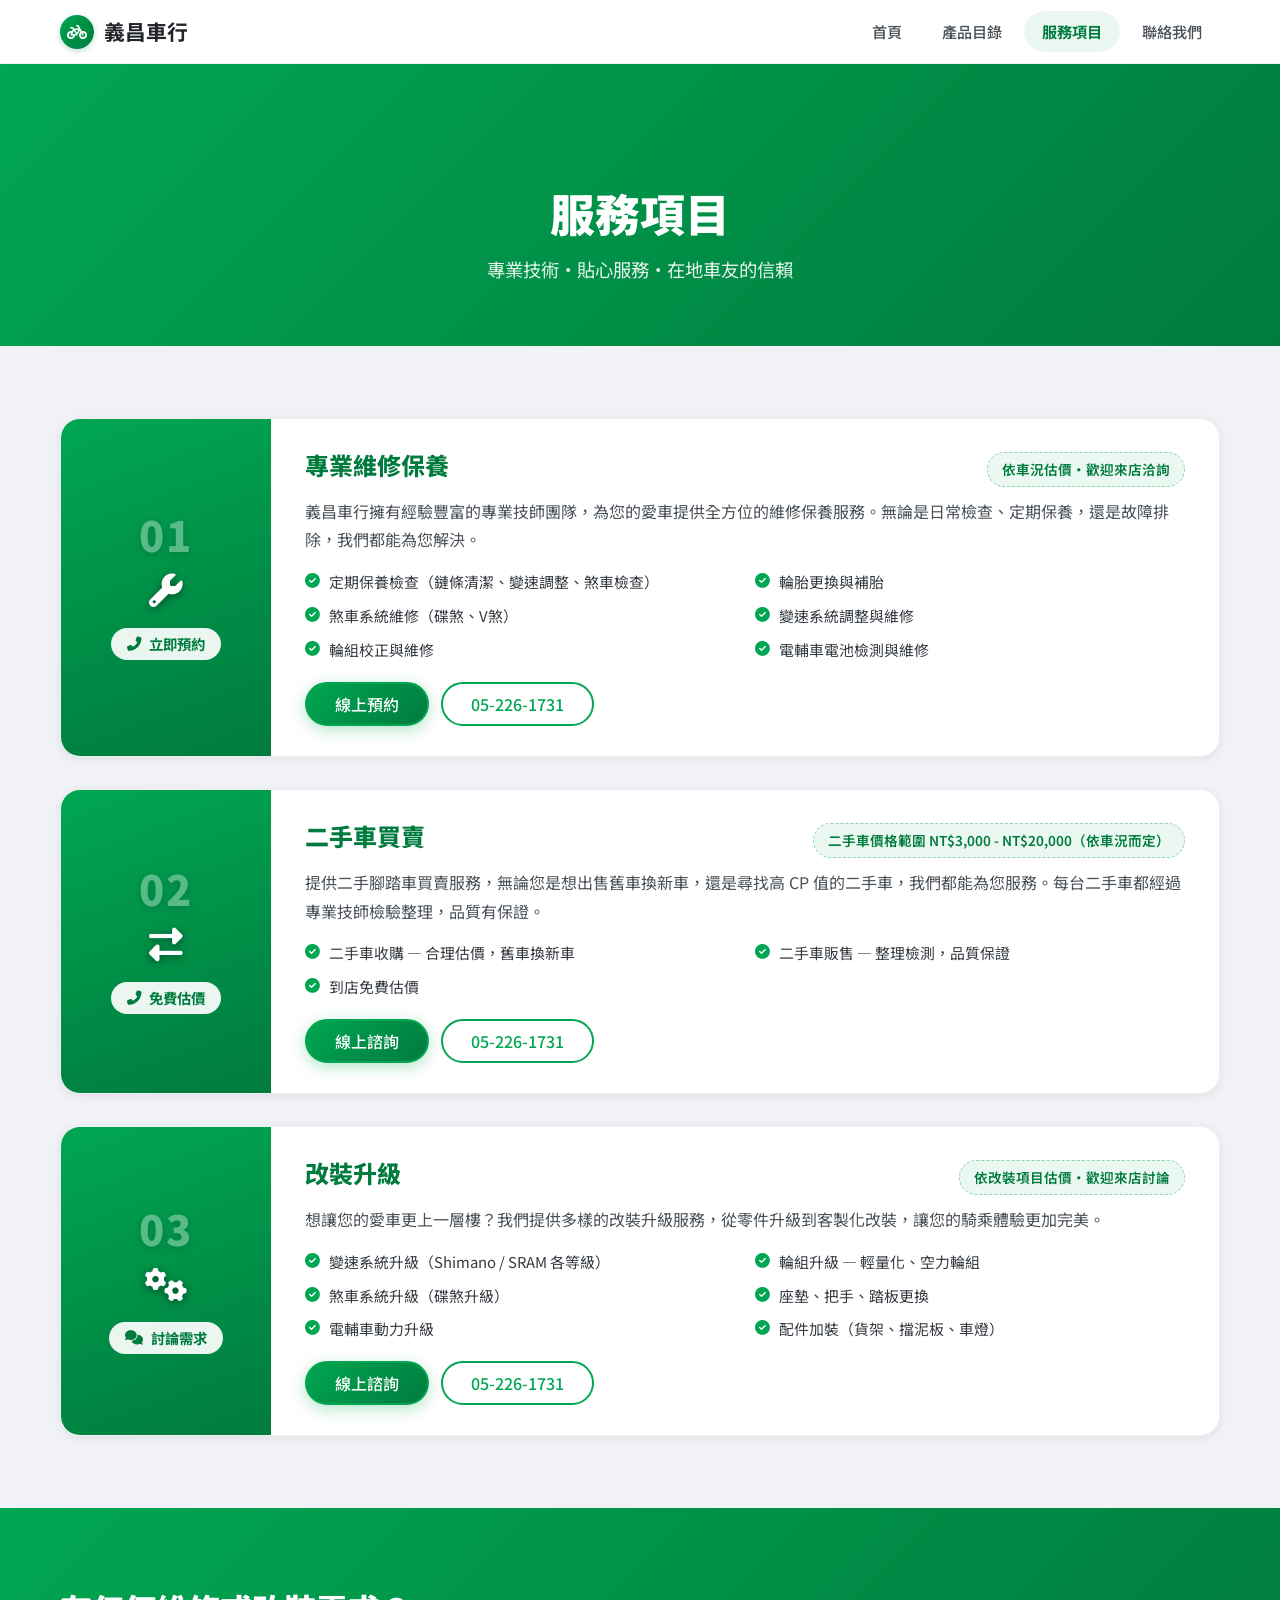
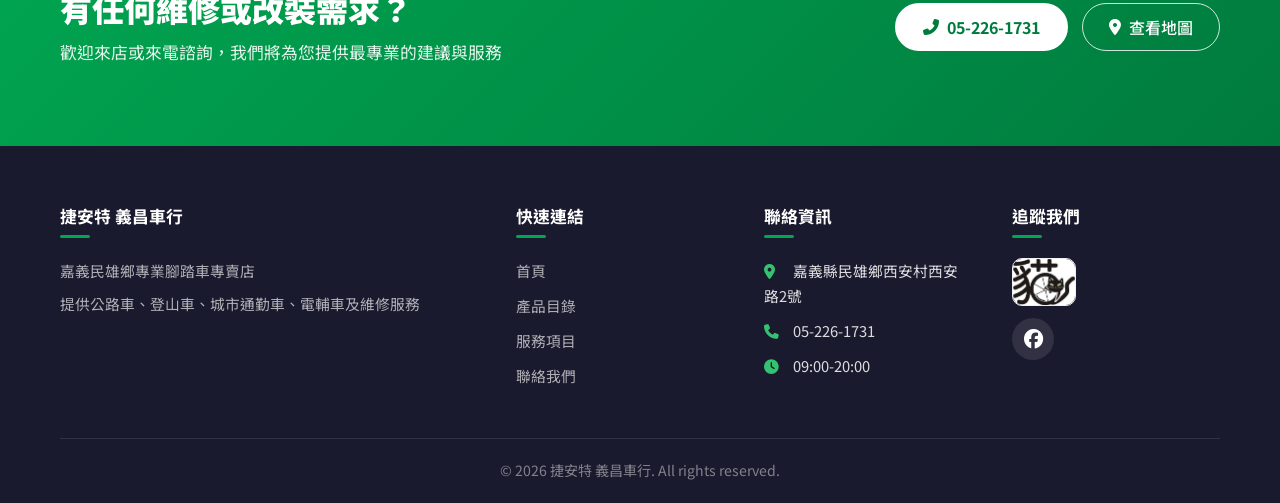
<file: services.html>
<!DOCTYPE html>
<html lang="zh-TW">
<head>
    <meta charset="UTF-8">
    <meta name="viewport" content="width=device-width, initial-scale=1.0">
    <title>服務項目 - 捷安特 義昌車行</title>
    <meta name="description" content="專業維修保養、二手車買賣、改裝升級。經驗豐富技師、原廠設備，嘉義民雄在地服務，預約專線 05-226-1731。">
    <link rel="stylesheet" href="styles.css">
    <link rel="stylesheet" href="https://cdnjs.cloudflare.com/ajax/libs/font-awesome/6.4.0/css/all.min.css">
    <link href="https://fonts.googleapis.com/css2?family=Noto+Sans+TC:wght@300;400;500;700;900&display=swap" rel="stylesheet">
    <meta property="og:type" content="website">
    <meta property="og:site_name" content="捷安特 義昌車行">
    <meta property="og:locale" content="zh_TW">
    <meta property="og:title" content="服務項目 - 捷安特 義昌車行">
    <meta property="og:description" content="專業維修保養、二手車買賣、改裝升級。經驗豐富技師、原廠設備，嘉義民雄在地服務，預約專線 05-226-1731。">
    <meta property="og:image" content="https://yichang-bike-shop.vercel.app/images/shop-detail.jpg">
    <meta name="twitter:card" content="summary_large_image">
    <meta name="twitter:title" content="服務項目 - 捷安特 義昌車行">
    <meta name="twitter:description" content="專業維修保養、二手車買賣、改裝升級。經驗豐富技師、原廠設備，嘉義民雄在地服務，預約專線 05-226-1731。">
    <meta name="twitter:image" content="https://yichang-bike-shop.vercel.app/images/shop-detail.jpg">
    <link rel="canonical" href="https://yichang-bike-shop.vercel.app/services">
    <link rel="icon" type="image/png" sizes="32x32" href="favicon-32.png">
    <link rel="icon" type="image/png" sizes="16x16" href="favicon-16.png">
    <link rel="apple-touch-icon" href="apple-touch-icon.png">
    <meta name="theme-color" content="#00a651">
    <link rel="preconnect" href="https://fonts.googleapis.com">
    <link rel="preconnect" href="https://fonts.gstatic.com" crossorigin>
    <link rel="preconnect" href="https://cdnjs.cloudflare.com">
</head>
<body>
    <!-- 導航欄 -->
    <nav class="navbar">
        <div class="container">
            <a href="index.html" class="logo">
                <span class="logo-icon"><i class="fas fa-bicycle"></i></span>
                <span class="logo-text">義昌車行</span>
            </a>
            <button class="mobile-menu-btn" onclick="toggleMenu()">
                <i class="fas fa-bars"></i>
            </button>
            <ul class="nav-links">
                <li><a href="index.html">首頁</a></li>
                <li><a href="products.html">產品目錄</a></li>
                <li><a href="services.html" class="active">服務項目</a></li>
                <li><a href="contact.html">聯絡我們</a></li>
            </ul>
        </div>
    </nav>

    <!-- 頁面橫幅 -->
    <section class="page-banner" style="background: linear-gradient(135deg, #00a651 0%, #007b3e 100%);">
        <div class="container">
            <h1>服務項目</h1>
            <p>專業技術・貼心服務・在地車友的信賴</p>
        </div>
    </section>

    <!-- 服務清單 -->
    <section class="svc-list">
        <div class="container">

            <article class="svc-card" id="repair">
                <aside class="svc-side">
                    <span class="svc-num">01</span>
                    <span class="svc-icon"><i class="fas fa-wrench"></i></span>
                    <a href="tel:052261731" class="btn btn-svc"><i class="fas fa-phone-alt"></i> 立即預約</a>
                </aside>
                <div class="svc-body">
                    <div class="svc-head">
                        <h2>專業維修保養</h2>
                        <span class="svc-price">依車況估價・歡迎來店洽詢</span>
                    </div>
                    <p>義昌車行擁有經驗豐富的專業技師團隊，為您的愛車提供全方位的維修保養服務。無論是日常檢查、定期保養，還是故障排除，我們都能為您解決。</p>
                    <ul class="svc-items">
                        <li><i class="fas fa-check-circle"></i> 定期保養檢查（鏈條清潔、變速調整、煞車檢查）</li>
                        <li><i class="fas fa-check-circle"></i> 輪胎更換與補胎</li>
                        <li><i class="fas fa-check-circle"></i> 煞車系統維修（碟煞、V煞）</li>
                        <li><i class="fas fa-check-circle"></i> 變速系統調整與維修</li>
                        <li><i class="fas fa-check-circle"></i> 輪組校正與維修</li>
                        <li><i class="fas fa-check-circle"></i> 電輔車電池檢測與維修</li>
                    </ul>
                    <div class="svc-actions">
                        <a href="contact.html" class="btn btn-primary">線上預約</a>
                        <a href="tel:052261731" class="btn btn-outline">05-226-1731</a>
                    </div>
                </div>
            </article>

            <article class="svc-card" id="trade">
                <aside class="svc-side">
                    <span class="svc-num">02</span>
                    <span class="svc-icon"><i class="fas fa-exchange-alt"></i></span>
                    <a href="tel:052261731" class="btn btn-svc"><i class="fas fa-phone-alt"></i> 免費估價</a>
                </aside>
                <div class="svc-body">
                    <div class="svc-head">
                        <h2>二手車買賣</h2>
                        <span class="svc-price">二手車價格範圍 NT$3,000 - NT$20,000（依車況而定）</span>
                    </div>
                    <p>提供二手腳踏車買賣服務，無論您是想出售舊車換新車，還是尋找高 CP 值的二手車，我們都能為您服務。每台二手車都經過專業技師檢驗整理，品質有保證。</p>
                    <ul class="svc-items">
                        <li><i class="fas fa-check-circle"></i> 二手車收購 — 合理估價，舊車換新車</li>
                        <li><i class="fas fa-check-circle"></i> 二手車販售 — 整理檢測，品質保證</li>
                        <li><i class="fas fa-check-circle"></i> 到店免費估價</li>
                    </ul>
                    <div class="svc-actions">
                        <a href="contact.html" class="btn btn-primary">線上諮詢</a>
                        <a href="tel:052261731" class="btn btn-outline">05-226-1731</a>
                    </div>
                </div>
            </article>

            <article class="svc-card" id="upgrade">
                <aside class="svc-side">
                    <span class="svc-num">03</span>
                    <span class="svc-icon"><i class="fas fa-cogs"></i></span>
                    <a href="contact.html" class="btn btn-svc"><i class="fas fa-comments"></i> 討論需求</a>
                </aside>
                <div class="svc-body">
                    <div class="svc-head">
                        <h2>改裝升級</h2>
                        <span class="svc-price">依改裝項目估價・歡迎來店討論</span>
                    </div>
                    <p>想讓您的愛車更上一層樓？我們提供多樣的改裝升級服務，從零件升級到客製化改裝，讓您的騎乘體驗更加完美。</p>
                    <ul class="svc-items">
                        <li><i class="fas fa-check-circle"></i> 變速系統升級（Shimano / SRAM 各等級）</li>
                        <li><i class="fas fa-check-circle"></i> 輪組升級 — 輕量化、空力輪組</li>
                        <li><i class="fas fa-check-circle"></i> 煞車系統升級（碟煞升級）</li>
                        <li><i class="fas fa-check-circle"></i> 座墊、把手、踏板更換</li>
                        <li><i class="fas fa-check-circle"></i> 電輔車動力升級</li>
                        <li><i class="fas fa-check-circle"></i> 配件加裝（貨架、擋泥板、車燈）</li>
                    </ul>
                    <div class="svc-actions">
                        <a href="contact.html" class="btn btn-primary">線上諮詢</a>
                        <a href="tel:052261731" class="btn btn-outline">05-226-1731</a>
                    </div>
                </div>
            </article>

        </div>
    </section>

    <!-- CTA -->
    <section class="cta-section" style="background: linear-gradient(135deg, #00a651 0%, #007b3e 100%);">
        <div class="container cta-inner">
            <div class="cta-copy">
                <h2>有任何維修或改裝需求？</h2>
                <p>歡迎來店或來電諮詢，我們將為您提供最專業的建議與服務</p>
            </div>
            <div class="cta-actions">
                <a href="tel:052261731" class="btn btn-cta-light"><i class="fas fa-phone-alt"></i> 05-226-1731</a>
                <a href="contact.html" class="btn btn-cta-outline"><i class="fas fa-map-marker-alt"></i> 查看地圖</a>
            </div>
        </div>
    </section>

    <!-- 頁尾 -->
    <footer>
        <div class="container">
            <div class="footer-content">
                <div class="footer-section">
                    <h4>捷安特 義昌車行</h4>
                    <p>嘉義民雄鄉專業腳踏車專賣店</p>
                    <p>提供公路車、登山車、城市通勤車、電輔車及維修服務</p>
                </div>
                <div class="footer-section">
                    <h4>快速連結</h4>
                    <ul>
                        <li><a href="index.html">首頁</a></li>
                        <li><a href="products.html">產品目錄</a></li>
                        <li><a href="services.html">服務項目</a></li>
                        <li><a href="contact.html">聯絡我們</a></li>
                    </ul>
                </div>
                <div class="footer-section">
                    <h4>聯絡資訊</h4>
                    <ul>
                        <li><i class="fas fa-map-marker-alt"></i> 嘉義縣民雄鄉西安村西安路2號</li>
                        <li><i class="fas fa-phone"></i> 05-226-1731</li>
                        <li><i class="fas fa-clock"></i> 09:00-20:00</li>
                    </ul>
                </div>
                <div class="footer-section">
                    <h4>追蹤我們</h4>
                    <img src="images/damao-logo.jpg" alt="民雄打貓車隊 logo" class="footer-logo">
                    <div class="social-links">
                        <a href="https://www.facebook.com/MinXiongJiaoTaCheDian/" target="_blank"><i class="fab fa-facebook"></i></a>
                    </div>
                </div>
            </div>
            <div class="footer-bottom">
                <p>&copy; 2026 捷安特 義昌車行. All rights reserved.</p>
            </div>
        </div>
    </footer>

    <script src="script.js"></script>
</body>
</html>
</file>
<file: styles.css>
/* ============================================================
   捷安特 義昌車行 — 完整響應式 CSS 樣式表
   GIANT Yichang Bike Shop — Complete Responsive Stylesheet
   ============================================================ */

/* ----- CSS Variables / 設計變數 ----- */
:root {
    --primary: #00a651;
    --primary-dark: #007b3e;
    --primary-light: #33c270;
    --primary-gradient: linear-gradient(135deg, #00a651 0%, #007b3e 100%);
    --dark: #1a1a2e;
    --dark-light: #16213e;
    --accent: #ff6b35;
    --accent-light: #f7931e;
    --white: #ffffff;
    --off-white: #f8f9fa;
    --gray-50: #f0f2f5;
    --gray-100: #e9ecef;
    --gray-200: #dee2e6;
    --gray-300: #ced4da;
    --gray-400: #adb5bd;
    --gray-500: #6c757d;
    --gray-600: #495057;
    --gray-700: #343a40;
    --gray-800: #212529;
    --shadow-sm: 0 2px 8px rgba(0, 0, 0, 0.08);
    --shadow-md: 0 4px 20px rgba(0, 0, 0, 0.12);
    --shadow-lg: 0 8px 40px rgba(0, 0, 0, 0.16);
    --shadow-primary: 0 4px 16px rgba(0, 166, 81, 0.3);
    --radius-sm: 8px;
    --radius-md: 12px;
    --radius-lg: 20px;
    --radius-full: 50px;
    --transition: 0.3s cubic-bezier(0.4, 0, 0.2, 1);
    --font-family: 'Noto Sans TC', -apple-system, BlinkMacSystemFont, 'Segoe UI', sans-serif;
    --navbar-height: 64px;
    --max-width: 1200px;
}

/* ----- Reset & Base / 重置與基礎 ----- */
*,
*::before,
*::after {
    margin: 0;
    padding: 0;
    box-sizing: border-box;
}

html {
    scroll-behavior: smooth;
    -webkit-text-size-adjust: 100%;
}

body {
    font-family: var(--font-family);
    font-size: 16px;
    line-height: 1.7;
    color: var(--gray-700);
    background: var(--white);
    overflow-x: hidden;
    -webkit-font-smoothing: antialiased;
    -moz-osx-font-smoothing: grayscale;
}

a {
    text-decoration: none;
    color: inherit;
    transition: color var(--transition);
}

ul {
    list-style: none;
}

img {
    max-width: 100%;
    height: auto;
    display: block;
}

/* ----- Container / 容器 ----- */
.container {
    width: 100%;
    max-width: var(--max-width);
    margin: 0 auto;
    padding: 0 20px;
}

/* ----- Typography / 排版 ----- */
h1, h2, h3, h4, h5, h6 {
    line-height: 1.3;
    font-weight: 700;
    color: var(--gray-800);
}

.section-header {
    text-align: center;
    margin-bottom: 48px;
}

.section-header h2 {
    font-size: 2rem;
    font-weight: 900;
    color: var(--gray-800);
    margin-bottom: 12px;
    position: relative;
    display: inline-block;
}

.section-header h2::after {
    content: '';
    display: block;
    width: 60px;
    height: 4px;
    background: var(--primary-gradient);
    border-radius: 2px;
    margin: 12px auto 0;
}

.section-header p {
    font-size: 1.1rem;
    color: var(--gray-500);
    margin-top: 8px;
}

.text-center {
    text-align: center;
}

/* ----- Buttons / 按鈕 ----- */
.btn {
    display: inline-flex;
    align-items: center;
    justify-content: center;
    gap: 8px;
    padding: 12px 28px;
    border-radius: var(--radius-full);
    font-family: var(--font-family);
    font-size: 1rem;
    font-weight: 500;
    line-height: 1;
    cursor: pointer;
    transition: all var(--transition);
    border: 2px solid transparent;
    white-space: nowrap;
}

.btn-primary {
    background: var(--primary-gradient);
    color: var(--white);
    border-color: var(--primary);
    box-shadow: var(--shadow-primary);
}

.btn-primary:hover {
    transform: translateY(-2px);
    box-shadow: 0 6px 24px rgba(0, 166, 81, 0.4);
    background: linear-gradient(135deg, #00b85a 0%, #008c45 100%);
}

.btn-secondary {
    background: var(--dark);
    color: var(--white);
    border-color: var(--dark);
}

.btn-secondary:hover {
    background: var(--dark-light);
    transform: translateY(-2px);
    box-shadow: var(--shadow-md);
}

.btn-outline {
    background: transparent;
    color: var(--primary);
    border-color: var(--primary);
}

.btn-outline:hover {
    background: var(--primary);
    color: var(--white);
    transform: translateY(-2px);
}

.btn-outline-light {
    background: transparent;
    color: var(--white);
    border-color: rgba(255, 255, 255, 0.7);
}

.btn-outline-light:hover {
    background: var(--white);
    color: var(--primary);
    border-color: var(--white);
    transform: translateY(-2px);
}

/* ============================================================
   NAVBAR / 導航欄
   ============================================================ */
.navbar {
    position: fixed;
    top: 0;
    left: 0;
    right: 0;
    height: var(--navbar-height);
    z-index: 1000;
    background: rgba(255, 255, 255, 0.95);
    backdrop-filter: blur(12px);
    -webkit-backdrop-filter: blur(12px);
    border-bottom: 1px solid rgba(0, 0, 0, 0.05);
    transition: background var(--transition), box-shadow var(--transition);
}

/* 滾動時加深背景 */
.navbar.scrolled {
    background: rgba(255, 255, 255, 0.98);
    box-shadow: 0 2px 20px rgba(0, 0, 0, 0.1);
}

.navbar .container {
    display: flex;
    align-items: center;
    justify-content: space-between;
    height: 100%;
}

/* Logo */
.logo {
    display: flex;
    align-items: center;
    gap: 10px;
    font-size: 1.3rem;
    font-weight: 700;
    color: var(--primary);
}

.logo-icon {
    display: inline-flex;
    align-items: center;
    justify-content: center;
    width: 34px;
    height: 34px;
    border-radius: 50%;
    background: linear-gradient(135deg, var(--primary) 0%, var(--primary-dark) 100%);
    color: var(--white);
    font-size: 1rem;
    box-shadow: 0 2px 6px rgba(0, 122, 61, 0.25);
}

.logo-text {
    color: var(--gray-800);
}

/* Navigation Links */
.nav-links {
    display: flex;
    align-items: center;
    gap: 4px;
}

.nav-links li a {
    display: block;
    padding: 8px 18px;
    font-size: 0.95rem;
    font-weight: 500;
    color: var(--gray-600);
    border-radius: var(--radius-full);
    transition: all var(--transition);
}

.nav-links li a:hover,
.nav-links li a.active {
    color: var(--primary);
    background: rgba(0, 166, 81, 0.08);
}

.nav-links li a.active {
    font-weight: 700;
    color: var(--primary-dark);
}

/* Mobile Menu Button */
.mobile-menu-btn {
    display: none;
    background: none;
    border: none;
    font-size: 1.4rem;
    color: var(--gray-700);
    cursor: pointer;
    padding: 8px;
    border-radius: var(--radius-sm);
    transition: background var(--transition);
}

.mobile-menu-btn:hover {
    background: var(--gray-50);
}

/* ============================================================
   HERO CAROUSEL / 主視覺輪播
   ============================================================ */
.hero {
    position: relative;
    width: 100%;
    height: 100vh;
    min-height: 500px;
    max-height: 900px;
    overflow: hidden;
    margin-top: 0;
}

.hero-slider {
    position: relative;
    width: 100%;
    height: 100%;
}

.hero-slide {
    position: absolute;
    top: 0;
    left: 0;
    width: 100%;
    height: 100%;
    display: flex;
    align-items: center;
    justify-content: center;
    opacity: 0;
    transition: opacity 0.8s ease;
    z-index: 1;
    background-size: cover;
    background-position: center;
}

.hero-slide.active {
    opacity: 1;
    z-index: 2;
}

.hero-content {
    text-align: center;
    padding: 0 24px;
    max-width: 700px;
    color: var(--white);
    animation: fadeInUp 0.8s ease forwards;
}

.hero-content h1 {
    font-size: clamp(2rem, 5vw, 3.5rem);
    font-weight: 900;
    color: var(--white);
    margin-bottom: 16px;
    text-shadow: 0 2px 10px rgba(0, 0, 0, 0.2);
}

.hero-content p {
    font-size: clamp(1rem, 2vw, 1.25rem);
    color: rgba(255, 255, 255, 0.9);
    margin-bottom: 32px;
    line-height: 1.7;
}

.hero-content .btn-primary {
    font-size: 1.05rem;
    padding: 14px 36px;
    background: var(--white);
    color: var(--primary);
    border-color: var(--white);
    box-shadow: var(--shadow-md);
}

.hero-content .btn-primary:hover {
    background: var(--gray-50);
    color: var(--primary-dark);
    transform: translateY(-3px);
    box-shadow: var(--shadow-lg);
}

/* Hero Navigation Arrows */
.hero-prev,
.hero-next {
    position: absolute;
    top: 50%;
    transform: translateY(-50%);
    z-index: 10;
    background: rgba(255, 255, 255, 0.15);
    backdrop-filter: blur(4px);
    color: var(--white);
    border: none;
    width: 48px;
    height: 48px;
    border-radius: 50%;
    font-size: 1.3rem;
    cursor: pointer;
    display: flex;
    align-items: center;
    justify-content: center;
    transition: all var(--transition);
}

.hero-prev:hover,
.hero-next:hover {
    background: rgba(255, 255, 255, 0.3);
    transform: translateY(-50%) scale(1.1);
}

.hero-prev { left: 20px; }
.hero-next { right: 20px; }

/* Hero Dots */
.hero-dots {
    position: absolute;
    bottom: 32px;
    left: 50%;
    transform: translateX(-50%);
    z-index: 10;
    display: flex;
    gap: 12px;
}

.dot {
    width: 12px;
    height: 12px;
    border-radius: 50%;
    background: rgba(255, 255, 255, 0.4);
    cursor: pointer;
    transition: all var(--transition);
}

.dot.active {
    background: var(--white);
    transform: scale(1.3);
    box-shadow: 0 0 10px rgba(255, 255, 255, 0.5);
}

/* ============================================================
   SECTIONS / 區塊通用
   ============================================================ */
section {
    padding: 80px 0;
}

.about,
.services-preview,
.contact-preview {
    background: var(--white);
}

.products-preview {
    background: var(--off-white);
}

/* ============================================================
   ABOUT / 關於我們
   ============================================================ */
.about-content {
    display: grid;
    grid-template-columns: 1fr 1fr;
    gap: 48px;
    align-items: center;
}

.about-image .image-placeholder {
    width: 100%;
    aspect-ratio: 4 / 3;
    background: var(--gray-50);
    border-radius: var(--radius-lg);
    display: flex;
    flex-direction: column;
    align-items: center;
    justify-content: center;
    gap: 16px;
    color: var(--gray-400);
    font-size: 1.1rem;
    font-weight: 500;
    border: 2px dashed var(--gray-200);
    transition: border-color var(--transition);
}

.about-image .image-placeholder i {
    font-size: 3rem;
    color: var(--primary);
}

.about-photo {
    width: 100%;
    max-height: 500px;
    border-radius: var(--radius-lg);
    object-fit: cover;
    object-position: center 30%;
    box-shadow: var(--shadow-md);
    transition: transform var(--transition);
}

.about-photo:hover {
    transform: scale(1.02);
}

.about-text h3 {
    font-size: 1.5rem;
    color: var(--primary-dark);
    margin-bottom: 16px;
}

.about-text p {
    color: var(--gray-600);
    margin-bottom: 16px;
    line-height: 1.8;
}

.about-features {
    display: flex;
    gap: 20px;
    margin-top: 24px;
    flex-wrap: wrap;
}

.feature {
    display: flex;
    align-items: center;
    gap: 8px;
    padding: 10px 18px;
    background: rgba(0, 166, 81, 0.06);
    border-radius: var(--radius-full);
    font-size: 0.95rem;
    font-weight: 500;
    color: var(--gray-700);
}

.feature i {
    color: var(--primary);
    font-size: 1.1rem;
}

/* ============================================================
   PRODUCT GRID / 商品網格 (4卡)
   ============================================================ */
.product-grid {
    display: grid;
    grid-template-columns: repeat(4, 1fr);
    gap: 24px;
    margin-bottom: 40px;
}

.product-card {
    background: var(--white);
    border-radius: var(--radius-md);
    overflow: hidden;
    box-shadow: var(--shadow-sm);
    transition: all var(--transition);
    cursor: pointer;
}

.product-card:hover {
    transform: translateY(-8px);
    box-shadow: var(--shadow-lg);
}

.product-image {
    background: var(--primary-gradient);
    padding: 40px 20px;
    display: flex;
    align-items: center;
    justify-content: center;
    aspect-ratio: 16 / 9;
    position: relative;
    overflow: hidden;
    background-size: cover;
    background-position: center;
    background-repeat: no-repeat;
}

.product-image i {
    font-size: 3.5rem;
    color: rgba(255, 255, 255, 0.9);
    transition: transform var(--transition);
}

.product-card:hover .product-image i {
    transform: scale(1.2);
}

.product-card:hover .product-image {
    transform: scale(1.03);
    transition: transform 0.5s ease;
}

/* 產品標籤徽章 */
.product-badge {
    position: absolute;
    top: 12px;
    right: 12px;
    background: var(--accent);
    color: var(--white);
    font-size: 0.75rem;
    font-weight: 700;
    padding: 4px 12px;
    border-radius: var(--radius-full);
    z-index: 2;
    box-shadow: 0 2px 8px rgba(255, 107, 53, 0.3);
    letter-spacing: 0.5px;
}

.product-badge:empty {
    display: none;
}

/* 產品副標題與規格 */
.product-subtitle {
    font-size: 0.82rem !important;
    color: var(--primary) !important;
    font-weight: 500 !important;
    margin-bottom: 4px !important;
}

.product-specs {
    list-style: none;
    margin: 12px 0 16px;
    padding: 0;
}

.product-specs li {
    font-size: 0.82rem;
    color: var(--gray-500);
    padding: 4px 0;
    display: flex;
    align-items: center;
    gap: 8px;
}

.product-specs li i {
    width: 16px;
    color: var(--primary);
    font-size: 0.78rem;
}

.product-price {
    font-size: 1.3rem;
    font-weight: 900;
    color: var(--accent);
    margin-bottom: 16px;
}

.product-info {
    padding: 20px 20px 24px;
}

.product-info h3 {
    font-size: 1.1rem;
    margin-bottom: 4px;
}

.product-info p {
    font-size: 0.88rem;
    color: var(--gray-500);
    margin-bottom: 8px;
    line-height: 1.6;
}

.product-info .btn-outline {
    padding: 8px 20px;
    font-size: 0.9rem;
    width: 100%;
    text-align: center;
}

/* 分類導覽列 */
.category-nav {
    background: var(--white);
    padding: 20px 0;
    border-bottom: 1px solid var(--gray-100);
    position: sticky;
    top: var(--navbar-height);
    z-index: 100;
    background: rgba(255, 255, 255, 0.97);
    backdrop-filter: blur(8px);
}

.category-tabs {
    display: flex;
    gap: 8px;
    overflow-x: auto;
    scrollbar-width: none;
    -ms-overflow-style: none;
    padding: 4px 0;
}

.category-tabs::-webkit-scrollbar {
    display: none;
}

.category-tab {
    display: inline-flex;
    align-items: center;
    gap: 6px;
    padding: 8px 18px;
    font-size: 0.88rem;
    font-weight: 500;
    color: var(--gray-600);
    background: var(--gray-50);
    border-radius: var(--radius-full);
    white-space: nowrap;
    transition: all var(--transition);
}

.category-tab:hover,
.category-tab:active {
    background: var(--primary);
    color: var(--white);
    transform: translateY(-1px);
}

/* 分類區塊標題 */
.product-category {
    padding: 60px 0;
    scroll-margin-top: 140px;
}

.product-category:nth-child(even) {
    background: var(--off-white);
}

/* ============================================================
   SERVICES GRID / 服務網格 (3卡)
   ============================================================ */
.services-grid {
    display: grid;
    grid-template-columns: repeat(3, 1fr);
    gap: 24px;
    margin-bottom: 40px;
}

.service-card {
    background: var(--white);
    border-radius: var(--radius-md);
    padding: 40px 28px;
    text-align: center;
    box-shadow: var(--shadow-sm);
    border: 1px solid var(--gray-100);
    transition: all var(--transition);
}

.service-card:hover {
    transform: translateY(-6px);
    box-shadow: var(--shadow-lg);
    border-color: var(--primary-light);
}

.service-icon {
    width: 72px;
    height: 72px;
    margin: 0 auto 20px;
    background: rgba(0, 166, 81, 0.1);
    border-radius: 50%;
    display: flex;
    align-items: center;
    justify-content: center;
    transition: all var(--transition);
}

.service-card:hover .service-icon {
    background: var(--primary-gradient);
}

.service-icon i {
    font-size: 1.8rem;
    color: var(--primary);
    transition: color var(--transition);
}

.service-card:hover .service-icon i {
    color: var(--white);
}

.service-card h3 {
    font-size: 1.15rem;
    margin-bottom: 12px;
}

.service-card p {
    font-size: 0.92rem;
    color: var(--gray-500);
    line-height: 1.7;
}

/* ============================================================
   CONTACT GRID / 聯絡資訊網格 (4卡)
   ============================================================ */
.contact-grid {
    display: grid;
    grid-template-columns: repeat(4, 1fr);
    gap: 24px;
    margin-bottom: 40px;
}

.contact-card {
    background: var(--white);
    border-radius: var(--radius-md);
    padding: 36px 24px;
    text-align: center;
    box-shadow: var(--shadow-sm);
    border: 1px solid var(--gray-100);
    transition: all var(--transition);
}

.contact-card:hover {
    transform: translateY(-6px);
    box-shadow: var(--shadow-md);
    border-color: var(--primary-light);
}

.contact-card i {
    font-size: 2.2rem;
    color: var(--primary);
    margin-bottom: 16px;
    transition: transform var(--transition);
}

.contact-card:hover i {
    transform: scale(1.15);
}

.contact-card h3 {
    font-size: 1.05rem;
    margin-bottom: 12px;
}

.contact-card p {
    font-size: 0.92rem;
    color: var(--gray-500);
    line-height: 1.6;
}

.contact-card a {
    color: var(--primary);
    font-weight: 500;
}

.contact-card a:hover {
    color: var(--primary-dark);
    text-decoration: underline;
}

/* ============================================================
   FOOTER / 頁尾
   ============================================================ */
footer {
    background: var(--dark);
    color: rgba(255, 255, 255, 0.85);
    padding: 60px 0 0;
}

.footer-content {
    display: grid;
    grid-template-columns: 2fr 1fr 1fr 1fr;
    gap: 40px;
    padding-bottom: 40px;
    border-bottom: 1px solid rgba(255, 255, 255, 0.1);
}

.footer-section h4 {
    color: var(--white);
    font-size: 1.05rem;
    margin-bottom: 20px;
    position: relative;
    padding-bottom: 10px;
}

.footer-section h4::after {
    content: '';
    position: absolute;
    bottom: 0;
    left: 0;
    width: 30px;
    height: 3px;
    background: var(--primary);
    border-radius: 2px;
}

.footer-section p {
    font-size: 0.92rem;
    line-height: 1.7;
    margin-bottom: 8px;
    color: rgba(255, 255, 255, 0.65);
}

.footer-section ul li {
    margin-bottom: 10px;
    font-size: 0.92rem;
}

.footer-section ul li a {
    color: rgba(255, 255, 255, 0.65);
    transition: color var(--transition);
}

.footer-section ul li a:hover {
    color: var(--primary-light);
}

.footer-section ul li i {
    width: 20px;
    color: var(--primary-light);
    margin-right: 6px;
}

.social-links {
    display: flex;
    gap: 12px;
}

.social-links a {
    display: flex;
    align-items: center;
    justify-content: center;
    width: 42px;
    height: 42px;
    border-radius: 50%;
    background: rgba(255, 255, 255, 0.1);
    color: var(--white);
    font-size: 1.2rem;
    transition: all var(--transition);
}

.social-links a:hover {
    background: var(--primary);
    transform: translateY(-3px);
}

.footer-bottom {
    text-align: center;
    padding: 20px 0;
    font-size: 0.88rem;
    color: rgba(255, 255, 255, 0.45);
}

/* ============================================================
   ANIMATIONS / 動畫
   ============================================================ */
@keyframes fadeInUp {
    from {
        opacity: 0;
        transform: translateY(30px);
    }
    to {
        opacity: 1;
        transform: translateY(0);
    }
}

/* ============================================================
   RESPONSIVE: TABLET (768–1024px) / 平板
   ============================================================ */
@media (max-width: 1024px) {
    .about-content {
        gap: 36px;
    }

    .product-grid {
        grid-template-columns: repeat(2, 1fr);
        gap: 20px;
    }

    .services-grid {
        grid-template-columns: repeat(2, 1fr);
    }

    .contact-grid {
        grid-template-columns: repeat(2, 1fr);
    }

    .footer-content {
        grid-template-columns: 1fr 1fr;
        gap: 32px;
    }
}

/* ============================================================
   RESPONSIVE: MOBILE (<768px) / 手機
   ============================================================ */
@media (max-width: 768px) {
    /* Container */
    .container {
        padding: 0 16px;
    }

    /* Typography */
    .section-header {
        margin-bottom: 32px;
    }

    .section-header h2 {
        font-size: 1.5rem;
    }

    .section-header p {
        font-size: 0.95rem;
    }

    /* Navbar */
    .mobile-menu-btn {
        display: block;
    }

    .nav-links {
        position: fixed;
        top: var(--navbar-height);
        left: 0;
        right: 0;
        background: var(--white);
        flex-direction: column;
        padding: 16px;
        gap: 4px;
        box-shadow: 0 8px 24px rgba(0, 0, 0, 0.12);
        transform: translateY(-110%);
        opacity: 0;
        transition: all var(--transition);
        z-index: 999;
        border-bottom: 2px solid var(--gray-50);
    }

    .nav-links.active {
        transform: translateY(0);
        opacity: 1;
    }

    .nav-links li a {
        padding: 14px 20px;
        font-size: 1rem;
        border-radius: var(--radius-sm);
    }

    /* Hero */
    .hero {
        height: 100vh;
        min-height: 400px;
    }

    .hero-content h1 {
        font-size: 1.8rem;
    }

    .hero-content p {
        font-size: 0.95rem;
    }

    .hero-content .btn-primary {
        padding: 12px 28px;
        font-size: 0.95rem;
    }

    .hero-prev,
    .hero-next {
        width: 40px;
        height: 40px;
        font-size: 1rem;
    }

    .hero-prev { left: 10px; }
    .hero-next { right: 10px; }

    .dot {
        width: 10px;
        height: 10px;
    }

    /* Sections */
    section {
        padding: 60px 0;
    }

    /* About */
    .about-content {
        grid-template-columns: 1fr;
        gap: 24px;
    }

    .about-features {
        flex-direction: column;
        gap: 10px;
    }

    .feature {
        width: 100%;
        justify-content: center;
    }

    /* Product Grid */
    .product-grid {
        grid-template-columns: 1fr;
        gap: 16px;
    }

    .product-image {
        padding: 32px 20px;
    }

    .product-image i {
        font-size: 2.8rem;
    }

    .product-badge {
        top: 8px;
        right: 8px;
        font-size: 0.7rem;
        padding: 3px 10px;
    }

    .product-info {
        padding: 16px;
    }

    .product-price {
        font-size: 1.15rem;
    }

    .product-specs li {
        font-size: 0.78rem;
    }

    /* Category nav mobile */
    .category-nav {
        padding: 12px 0;
        top: var(--navbar-height);
    }

    .category-tab {
        font-size: 0.8rem;
        padding: 6px 14px;
    }

    .product-category {
        padding: 40px 0;
        scroll-margin-top: 120px;
    }

    .services-grid-alt {
        grid-template-columns: 1fr;
        gap: 16px;
    }

    .service-card-body {
        padding: 20px 16px;
    }

    /* Services Grid */
    .services-grid {
        grid-template-columns: 1fr;
        gap: 16px;
    }

    .service-card {
        padding: 32px 20px;
    }

    /* Contact Grid */
    .contact-grid {
        grid-template-columns: 1fr 1fr;
        gap: 16px;
    }

    .contact-card {
        padding: 28px 16px;
    }

    .contact-card i {
        font-size: 1.8rem;
    }

    /* Footer */
    footer {
        padding: 40px 0 0;
    }

    .footer-content {
        grid-template-columns: 1fr;
        gap: 28px;
    }

    .footer-section h4::after {
        left: 50%;
        transform: translateX(-50%);
    }

    .footer-section {
        text-align: center;
    }

    .social-links {
        justify-content: center;
    }
}

/* ============================================================
   SMALL MOBILE (<480px)
   ============================================================ */
@media (max-width: 480px) {
    .contact-grid {
        grid-template-columns: 1fr;
    }

    .hero-content h1 {
        font-size: 1.5rem;
    }

    .btn {
        padding: 10px 22px;
        font-size: 0.9rem;
    }

    .logo {
        font-size: 1.1rem;
    }
}

/* ============================================================
   ACCESSIBILITY / 無障礙
   ============================================================ */
@media (prefers-reduced-motion: reduce) {
    *,
    *::before,
    *::after {
        animation-duration: 0.01ms !important;
        animation-iteration-count: 1 !important;
        transition-duration: 0.01ms !important;
        scroll-behavior: auto !important;
    }
}

/* Focus styles for keyboard navigation */
a:focus-visible,
button:focus-visible,
.btn:focus-visible {
    outline: 3px solid var(--primary);
    outline-offset: 2px;
}

/* ============================================================
   PAGE BANNER / 內頁橫幅
   ============================================================ */
.page-banner {
    background: var(--primary-gradient);
    padding: 120px 0 60px;
    text-align: center;
    margin-top: var(--navbar-height);
}

.page-banner h1 {
    font-size: clamp(1.8rem, 4vw, 2.8rem);
    font-weight: 900;
    color: var(--white);
    margin-bottom: 12px;
}

.page-banner p {
    font-size: clamp(0.95rem, 1.5vw, 1.15rem);
    color: rgba(255, 255, 255, 0.9);
    max-width: 600px;
    margin: 0 auto;
    line-height: 1.7;
}

/* 首頁服務項目 - 寬版卡片 */
.services-grid-alt {
    display: grid;
    grid-template-columns: repeat(3, 1fr);
    gap: 24px;
}

.service-card-wide {
    background: var(--white);
    border-radius: var(--radius-md);
    overflow: hidden;
    box-shadow: var(--shadow-sm);
    transition: all var(--transition);
    border: 1px solid var(--gray-100);
}

.service-card-wide:hover {
    transform: translateY(-6px);
    box-shadow: var(--shadow-lg);
    border-color: var(--primary-light);
}

.service-card-image {
    width: 100%;
    aspect-ratio: 16 / 9;
}

.service-card-body {
    padding: 24px;
    text-align: center;
}

.service-icon-sm {
    width: 56px;
    height: 56px;
    margin: 0 auto 16px;
    background: rgba(0, 166, 81, 0.1);
    border-radius: 50%;
    display: flex;
    align-items: center;
    justify-content: center;
    transition: all var(--transition);
}

.service-card-wide:hover .service-icon-sm {
    background: var(--primary-gradient);
}

.service-icon-sm i {
    font-size: 1.4rem;
    color: var(--primary);
    transition: color var(--transition);
}

.service-card-wide:hover .service-icon-sm i {
    color: var(--white);
}

.service-card-body h3 {
    font-size: 1.1rem;
    margin-bottom: 10px;
}

.service-card-body p {
    font-size: 0.9rem;
    color: var(--gray-500);
    line-height: 1.7;
    margin-bottom: 16px;
}

.service-card-body .btn-outline {
    padding: 8px 20px;
    font-size: 0.88rem;
}

/* ============================================================
   CTA SECTION / 行動呼籲區塊
   ============================================================ */
.cta-section {
    padding: 80px 0;
    text-align: center;
    color: var(--white);
}

.cta-section h2 {
    font-size: clamp(1.5rem, 3vw, 2rem);
    font-weight: 900;
    color: var(--white);
    margin-bottom: 16px;
}

.cta-section p {
    font-size: 1.05rem;
    color: rgba(255, 255, 255, 0.85);
    margin-bottom: 32px;
    max-width: 600px;
    margin-left: auto;
    margin-right: auto;
    line-height: 1.7;
}

.cta-buttons {
    display: flex;
    gap: 16px;
    justify-content: center;
    flex-wrap: wrap;
}

/* ============================================================
   SERVICE DETAIL / 服務詳細介紹
   ============================================================ */
.service-detail {
    padding: 80px 0;
    background: var(--white);
}

.service-detail-alt {
    background: var(--off-white);
}

.service-detail-content {
    display: grid;
    grid-template-columns: auto 1fr;
    gap: 48px;
    align-items: start;
}

.service-detail-icon {
    width: 120px;
    height: 120px;
    min-width: 120px;
    background: rgba(0, 166, 81, 0.1);
    border-radius: 50%;
    display: flex;
    align-items: center;
    justify-content: center;
    transition: all var(--transition);
}

.service-detail-icon i {
    font-size: 3rem;
    color: var(--primary);
}

.service-detail-text h2 {
    font-size: 1.8rem;
    font-weight: 900;
    color: var(--gray-800);
    margin-bottom: 16px;
}

.service-detail-text p {
    font-size: 1rem;
    color: var(--gray-600);
    line-height: 1.8;
    margin-bottom: 14px;
}

/* Price Reference */
.price-reference {
    background: var(--gray-50);
    border-radius: var(--radius-md);
    padding: 24px 28px;
    margin: 20px 0 24px;
    border: 1px solid var(--gray-200);
}

.price-reference h3 {
    font-size: 1.05rem;
    font-weight: 700;
    color: var(--primary-dark);
    margin-bottom: 16px;
    display: flex;
    align-items: center;
    gap: 8px;
}

.price-reference h3 i {
    color: var(--primary);
}

.price-reference ul {
    list-style: none;
}

.price-reference ul li {
    display: flex;
    justify-content: space-between;
    align-items: center;
    padding: 10px 0;
    border-bottom: 1px dashed var(--gray-200);
    font-size: 0.95rem;
    color: var(--gray-700);
}

.price-reference ul li:last-child {
    border-bottom: none;
}

.price-reference ul li span:last-child {
    font-weight: 700;
    color: var(--primary-dark);
}

/* ============================================================
   CONTACT SECTION / 聯絡我們頁面
   ============================================================ */
.contact-section {
    padding: 80px 0;
    background: var(--off-white);
}

.contact-wrapper {
    display: grid;
    grid-template-columns: 1fr 1fr;
    gap: 40px;
    align-items: start;
}

/* Info Column */
.contact-info-column {
    display: flex;
    flex-direction: column;
    gap: 28px;
}

.contact-info-card {
    background: var(--white);
    border-radius: var(--radius-md);
    padding: 32px;
    box-shadow: var(--shadow-sm);
    border: 1px solid var(--gray-100);
}

.contact-info-card h2 {
    font-size: 1.4rem;
    font-weight: 900;
    color: var(--gray-800);
    margin-bottom: 24px;
    padding-bottom: 12px;
    border-bottom: 3px solid var(--primary);
}

.contact-info-item {
    display: flex;
    gap: 16px;
    align-items: flex-start;
    margin-bottom: 20px;
}

.contact-info-item:last-child {
    margin-bottom: 0;
}

.contact-info-item i {
    width: 44px;
    height: 44px;
    min-width: 44px;
    background: rgba(0, 166, 81, 0.1);
    border-radius: 50%;
    display: flex;
    align-items: center;
    justify-content: center;
    font-size: 1.2rem;
    color: var(--primary);
}

.contact-info-item h3 {
    font-size: 0.95rem;
    font-weight: 700;
    color: var(--gray-700);
    margin-bottom: 4px;
}

.contact-info-item p {
    font-size: 0.95rem;
    color: var(--gray-500);
    line-height: 1.5;
}

.contact-info-item a {
    color: var(--primary);
    font-weight: 500;
}

.contact-info-item a:hover {
    color: var(--primary-dark);
    text-decoration: underline;
}

/* Social Buttons */
.contact-social {
    background: var(--white);
    border-radius: var(--radius-md);
    padding: 24px 32px;
    box-shadow: var(--shadow-sm);
    border: 1px solid var(--gray-100);
}

.contact-social h3 {
    font-size: 1.05rem;
    font-weight: 700;
    color: var(--gray-800);
    margin-bottom: 16px;
}

.contact-buttons {
    display: flex;
    flex-direction: column;
    gap: 12px;
}

.btn-social {
    width: 100%;
    justify-content: center;
    padding: 14px 20px;
    font-size: 1rem;
    border-radius: var(--radius-sm);
    border: none;
    color: var(--white);
}

.btn-facebook {
    background: #1877f2;
}

.btn-facebook:hover {
    background: #166fe5;
    transform: translateY(-2px);
    box-shadow: 0 4px 12px rgba(24, 119, 242, 0.3);
    color: var(--white);
}

.btn-line {
    background: #06c755;
}

.btn-line:hover {
    background: #05b34c;
    transform: translateY(-2px);
    box-shadow: 0 4px 12px rgba(6, 199, 85, 0.3);
    color: var(--white);
}

/* Google Maps */
.contact-map {
    background: var(--white);
    border-radius: var(--radius-md);
    padding: 24px 24px;
    box-shadow: var(--shadow-sm);
    border: 1px solid var(--gray-100);
}

.contact-map h3 {
    font-size: 1.05rem;
    font-weight: 700;
    color: var(--gray-800);
    margin-bottom: 16px;
}

.map-container {
    width: 100%;
    border-radius: var(--radius-sm);
    overflow: hidden;
}

.map-container iframe {
    width: 100%;
    height: 300px;
    border: none;
    display: block;
}

/* Contact Form */
.contact-form-column {
    display: flex;
    flex-direction: column;
}

.contact-form-card {
    background: var(--white);
    border-radius: var(--radius-md);
    padding: 36px;
    box-shadow: var(--shadow-sm);
    border: 1px solid var(--gray-100);
}

.contact-form-card h2 {
    font-size: 1.4rem;
    font-weight: 900;
    color: var(--gray-800);
    margin-bottom: 8px;
}

.contact-form-card > p {
    font-size: 0.95rem;
    color: var(--gray-500);
    margin-bottom: 24px;
}

.form-group {
    margin-bottom: 20px;
}

.form-group label {
    display: flex;
    align-items: center;
    gap: 6px;
    font-size: 0.95rem;
    font-weight: 500;
    color: var(--gray-700);
    margin-bottom: 8px;
}

.form-group label i {
    color: var(--primary);
    width: 18px;
}

.form-group input,
.form-group textarea {
    width: 100%;
    padding: 12px 16px;
    font-family: var(--font-family);
    font-size: 0.95rem;
    border: 2px solid var(--gray-200);
    border-radius: var(--radius-sm);
    background: var(--white);
    color: var(--gray-800);
    transition: border-color var(--transition), box-shadow var(--transition);
    outline: none;
}

.form-group input:focus,
.form-group textarea:focus {
    border-color: var(--primary);
    box-shadow: 0 0 0 3px rgba(0, 166, 81, 0.15);
}

.form-group input::placeholder,
.form-group textarea::placeholder {
    color: var(--gray-400);
}

.form-group textarea {
    resize: vertical;
    min-height: 120px;
}

.btn-block {
    width: 100%;
    justify-content: center;
    padding: 14px 28px;
    font-size: 1.05rem;
}

.form-notice {
    text-align: center;
    font-size: 0.85rem;
    color: var(--gray-400);
    margin-top: 12px;
}

.form-notice i {
    margin-right: 4px;
}

/* ============================================================
   RESPONSIVE: TABLET (768–1024px)
   ============================================================ */
@media (max-width: 1024px) {
    .service-detail-content {
        gap: 32px;
    }

    .service-detail-icon {
        width: 100px;
        height: 100px;
        min-width: 100px;
    }

    .service-detail-icon i {
        font-size: 2.5rem;
    }

    .contact-wrapper {
        grid-template-columns: 1fr;
        gap: 32px;
    }
}

/* ============================================================
   RESPONSIVE: MOBILE (<768px)
   ============================================================ */
@media (max-width: 768px) {
    .page-banner {
        padding: 100px 0 40px;
    }

    .service-detail {
        padding: 48px 0;
    }

    .service-detail-content {
        grid-template-columns: 1fr;
        gap: 20px;
        text-align: center;
    }

    .service-detail-icon {
        width: 80px;
        height: 80px;
        min-width: 80px;
        margin: 0 auto;
    }

    .service-detail-icon i {
        font-size: 2rem;
    }

    .service-detail-text h2 {
        font-size: 1.4rem;
    }

    .price-reference {
        padding: 20px;
        text-align: left;
    }

    .price-reference ul li {
        font-size: 0.88rem;
        flex-wrap: wrap;
        gap: 4px;
    }

    .contact-section {
        padding: 48px 0;
    }

    .contact-info-card,
    .contact-form-card {
        padding: 24px;
    }

    .contact-social {
        padding: 20px 24px;
    }

    .map-container iframe {
        height: 240px;
    }

    .contact-buttons {
        flex-direction: column;
    }

    .btn-social {
        padding: 12px 16px;
        font-size: 0.95rem;
    }
}

/* ============================================================
   SMALL MOBILE (<480px)
   ============================================================ */
@media (max-width: 480px) {
    .service-detail-text p {
        font-size: 0.92rem;
    }

    .price-reference ul li {
        flex-direction: column;
        align-items: flex-start;
        gap: 2px;
    }
}

/* ============================================================
   首頁「關於」門市資訊牌（取代佔位虛線卡）
   ============================================================ */
.store-panel {
    position: relative;
    overflow: hidden;
    display: flex;
    flex-direction: column;
    gap: 14px;
    min-height: 440px;
    padding: 40px 34px;
    border-radius: var(--radius-lg);
    background: linear-gradient(155deg, var(--primary) 0%, var(--primary-dark) 100%);
    color: var(--white);
    box-shadow: var(--shadow-md);
}

.store-panel::before {
    content: "🚴";
    position: absolute;
    right: -36px;
    bottom: -52px;
    font-size: 12rem;
    line-height: 1;
    opacity: 0.12;
    transform: rotate(-12deg);
    pointer-events: none;
}

.store-badge {
    align-self: flex-start;
    padding: 6px 14px;
    border: 1px solid rgba(255, 255, 255, 0.45);
    border-radius: var(--radius-full);
    background: rgba(255, 255, 255, 0.16);
    font-size: 0.84rem;
    font-weight: 600;
    letter-spacing: 0.04em;
}

.store-panel h3 {
    margin: 6px 0 0;
    font-size: clamp(1.4rem, 3vw, 1.9rem);
    font-weight: 900;
    color: var(--white);
}

.store-panel .store-sub {
    margin: 0;
    color: rgba(255, 255, 255, 0.88);
    font-size: 0.95rem;
}

.store-rows {
    display: flex;
    flex-direction: column;
    gap: 13px;
    margin-top: 6px;
}

.store-row {
    display: flex;
    gap: 12px;
    align-items: flex-start;
    font-size: 0.96rem;
    line-height: 1.6;
}

.store-row i {
    width: 20px;
    margin-top: 5px;
    text-align: center;
    opacity: 0.9;
}

.store-row small {
    color: rgba(255, 255, 255, 0.72);
    font-size: 0.82rem;
}

.store-row a {
    color: var(--white);
    font-weight: 700;
    text-decoration: underline;
    text-underline-offset: 3px;
}

.store-actions {
    display: flex;
    flex-wrap: wrap;
    gap: 12px;
    margin-top: 10px;
}

.store-panel .btn-outline {
    border-color: rgba(255, 255, 255, 0.75);
    color: var(--white);
    transition: background var(--transition), color var(--transition);
}

.store-panel .btn-outline:hover,
.store-panel .btn-outline:focus-visible {
    background: var(--white);
    color: var(--primary-dark);
}

.store-note {
    margin: auto 0 0;
    font-size: 0.78rem;
    color: rgba(255, 255, 255, 0.7);
}

@media (max-width: 768px) {
    .store-panel {
        min-height: 0;
        padding: 30px 24px;
    }

    .store-panel::before {
        font-size: 8rem;
    }
}
/* ============================================================
   服務項目頁：svc-card（側欄編號 + 內容）
   ============================================================ */
.svc-list {
    padding: 72px 0 40px;
    background: var(--gray-50, #f8f9fa);
}

.svc-card {
    display: grid;
    grid-template-columns: 210px 1fr;
    gap: 0;
    margin-bottom: 32px;
    overflow: hidden;
    background: var(--white);
    border: 1px solid #eef0f2;
    border-radius: var(--radius-lg);
    box-shadow: var(--shadow-sm, 0 2px 10px rgba(0,0,0,0.05));
    transition: transform var(--transition), box-shadow var(--transition);
}

.svc-card:hover {
    transform: translateY(-4px);
    box-shadow: var(--shadow-md);
}

.svc-side {
    display: flex;
    flex-direction: column;
    align-items: center;
    justify-content: center;
    gap: 18px;
    padding: 34px 18px;
    background: linear-gradient(160deg, var(--primary) 0%, var(--primary-dark) 100%);
    color: var(--white);
    text-align: center;
}

.svc-num {
    font-size: 2.6rem;
    font-weight: 900;
    line-height: 1;
    letter-spacing: 0.05em;
    opacity: 0.35;
}

.svc-icon i {
    font-size: 2.1rem;
}

.btn-svc {
    padding: 9px 16px;
    background: rgba(255,255,255,0.92);
    color: var(--primary-dark);
    border: none;
    font-size: 0.9rem;
    font-weight: 700;
    border-radius: var(--radius-full);
}

.btn-svc:hover {
    background: var(--white);
    transform: translateY(-2px);
}

.svc-body {
    padding: 30px 34px;
}

.svc-head {
    display: flex;
    flex-wrap: wrap;
    align-items: baseline;
    justify-content: space-between;
    gap: 10px;
    margin-bottom: 10px;
}

.svc-head h2 {
    font-size: 1.5rem;
    font-weight: 800;
    color: var(--primary-dark);
}

.svc-price {
    padding: 5px 14px;
    background: rgba(0,166,81,0.08);
    border: 1px dashed rgba(0,166,81,0.4);
    border-radius: var(--radius-full);
    color: var(--primary-dark);
    font-size: 0.85rem;
    font-weight: 600;
}

.svc-body > p {
    color: var(--gray-600);
    line-height: 1.8;
    margin-bottom: 16px;
}

.svc-items {
    display: grid;
    grid-template-columns: repeat(2, minmax(0, 1fr));
    gap: 10px 20px;
    margin-bottom: 20px;
    padding: 0;
    list-style: none;
}

.svc-items li {
    display: flex;
    gap: 9px;
    align-items: flex-start;
    font-size: 0.93rem;
    color: var(--gray-700);
    line-height: 1.6;
}

.svc-items li i {
    margin-top: 4px;
    color: var(--primary);
}

.svc-actions {
    display: flex;
    flex-wrap: wrap;
    gap: 12px;
}

/* CTA 內欄 */
.cta-inner {
    display: flex;
    flex-wrap: wrap;
    align-items: center;
    justify-content: space-between;
    gap: 22px;
    text-align: left;
}

.cta-copy h2 { color: #fff; margin-bottom: 8px; }
.cta-copy p { color: rgba(255,255,255,0.9); margin-bottom: 0; }

.cta-actions { display: flex; flex-wrap: wrap; gap: 14px; }

.btn-cta-light {
    background: #fff;
    color: var(--primary-dark);
    border-color: #fff;
    font-weight: 700;
    padding: 14px 26px;
}

.btn-cta-outline {
    background: transparent;
    color: #fff;
    border: 1.5px solid rgba(255,255,255,0.8);
    padding: 14px 26px;
}

.btn-cta-outline:hover { background: #fff; color: var(--primary-dark); }

@media (max-width: 868px) {
    .svc-card { grid-template-columns: 1fr; }
    .svc-side { flex-direction: row; justify-content: space-between; padding: 18px 22px; }
    .svc-num { font-size: 1.8rem; }
    .svc-body { padding: 24px 22px; }
    .svc-items { grid-template-columns: 1fr; }
}

/* ============================================================
   聯絡我們頁：兩欄（資訊清單 + 地圖）／表單配說明
   ============================================================ */
.contact-main { padding: 64px 0; }

.contact-layout {
    display: grid;
    grid-template-columns: 1fr 1.05fr;
    gap: 36px;
    align-items: start;
}

.pane-head {
    margin-bottom: 18px;
}

.pane-head h2 {
    font-size: 1.4rem;
    font-weight: 800;
    color: var(--primary-dark);
    position: relative;
    padding-left: 14px;
}

.pane-head h2::before {
    content: "";
    position: absolute;
    left: 0;
    top: 4px;
    bottom: 4px;
    width: 5px;
    border-radius: 4px;
    background: var(--primary);
}

.pane-head p {
    margin: 6px 0 0;
    padding-left: 14px;
    color: var(--gray-500, #888);
    font-size: 0.92rem;
}

.contact-list {
    list-style: none;
    margin: 0 0 22px;
    padding: 0;
    background: var(--white);
    border: 1px solid #eef0f2;
    border-radius: var(--radius-lg);
    overflow: hidden;
    box-shadow: var(--shadow-sm, 0 2px 10px rgba(0,0,0,0.05));
}

.contact-list li {
    display: flex;
    align-items: center;
    gap: 14px;
    padding: 16px 18px;
    border-bottom: 1px solid #f1f3f5;
}

.contact-list li:last-child { border-bottom: none; }

.cl-icon {
    flex: 0 0 42px;
    height: 42px;
    display: flex;
    align-items: center;
    justify-content: center;
    border-radius: 12px;
    background: rgba(0,166,81,0.08);
    color: var(--primary);
    font-size: 1.05rem;
}

.cl-body { flex: 1; min-width: 0; }
.cl-body strong { display: block; font-size: 0.95rem; color: var(--gray-800, #333); }
.cl-body span { font-size: 0.9rem; color: var(--gray-600); line-height: 1.6; }

.line-card {
    display: flex;
    flex-wrap: wrap;
    align-items: center;
    justify-content: space-between;
    gap: 14px;
    padding: 20px 22px;
    border-radius: var(--radius-lg);
    background: linear-gradient(135deg, #00c300 0%, #009900 100%);
    color: #fff;
    box-shadow: var(--shadow-sm);
}

.line-copy { display: flex; align-items: center; gap: 14px; }
.line-copy > i { font-size: 2.2rem; }
.line-copy strong { display: block; font-size: 1.02rem; }
.line-copy span { font-size: 0.86rem; opacity: 0.92; }

.btn-line {
    background: #fff;
    color: #06a506;
    border: none;
    font-weight: 700;
    padding: 11px 22px;
}

.map-btn { margin-top: 14px; width: 100%; justify-content: center; }

/* 表單區 */
.contact-form-section {
    padding: 56px 0 72px;
    background: var(--gray-50, #f8f9fa);
}

.form-layout {
    display: grid;
    grid-template-columns: 1fr 1.1fr;
    gap: 40px;
    align-items: start;
}

.form-intro h2 {
    font-size: 1.5rem;
    font-weight: 800;
    color: var(--primary-dark);
    margin-bottom: 10px;
}

.form-intro > p {
    color: var(--gray-600);
    line-height: 1.8;
    margin-bottom: 18px;
}

.form-notes {
    list-style: none;
    margin: 0;
    padding: 0;
    display: flex;
    flex-direction: column;
    gap: 12px;
}

.form-notes li {
    display: flex;
    gap: 10px;
    align-items: center;
    font-size: 0.93rem;
    color: var(--gray-700);
    background: #fff;
    border: 1px solid #eef0f2;
    border-radius: 12px;
    padding: 12px 16px;
}

.form-notes li i { color: var(--primary); width: 18px; text-align: center; }
.form-notes li a { color: var(--primary-dark); font-weight: 700; text-decoration: underline; text-underline-offset: 3px; }

@media (max-width: 868px) {
    .contact-layout, .form-layout { grid-template-columns: 1fr; }
    .line-card { flex-direction: column; align-items: flex-start; }
}

/* 門市照片說明條 */
.photo-caption {
    display: flex;
    align-items: center;
    gap: 8px;
    margin-top: 10px;
    font-size: 0.85rem;
    color: var(--gray-500, #888);
}

/* 頁尾打貓 logo */
.footer-logo {
    display: block;
    width: 64px;
    height: auto;
    margin-bottom: 12px;
    border-radius: 10px;
    border: 1px solid #eef0f2;
}

/* 服務側欄照片上的文字可讀性 */
.svc-num, .svc-icon i {
    text-shadow: 0 2px 8px rgba(0,0,0,0.45);
}
</file>
